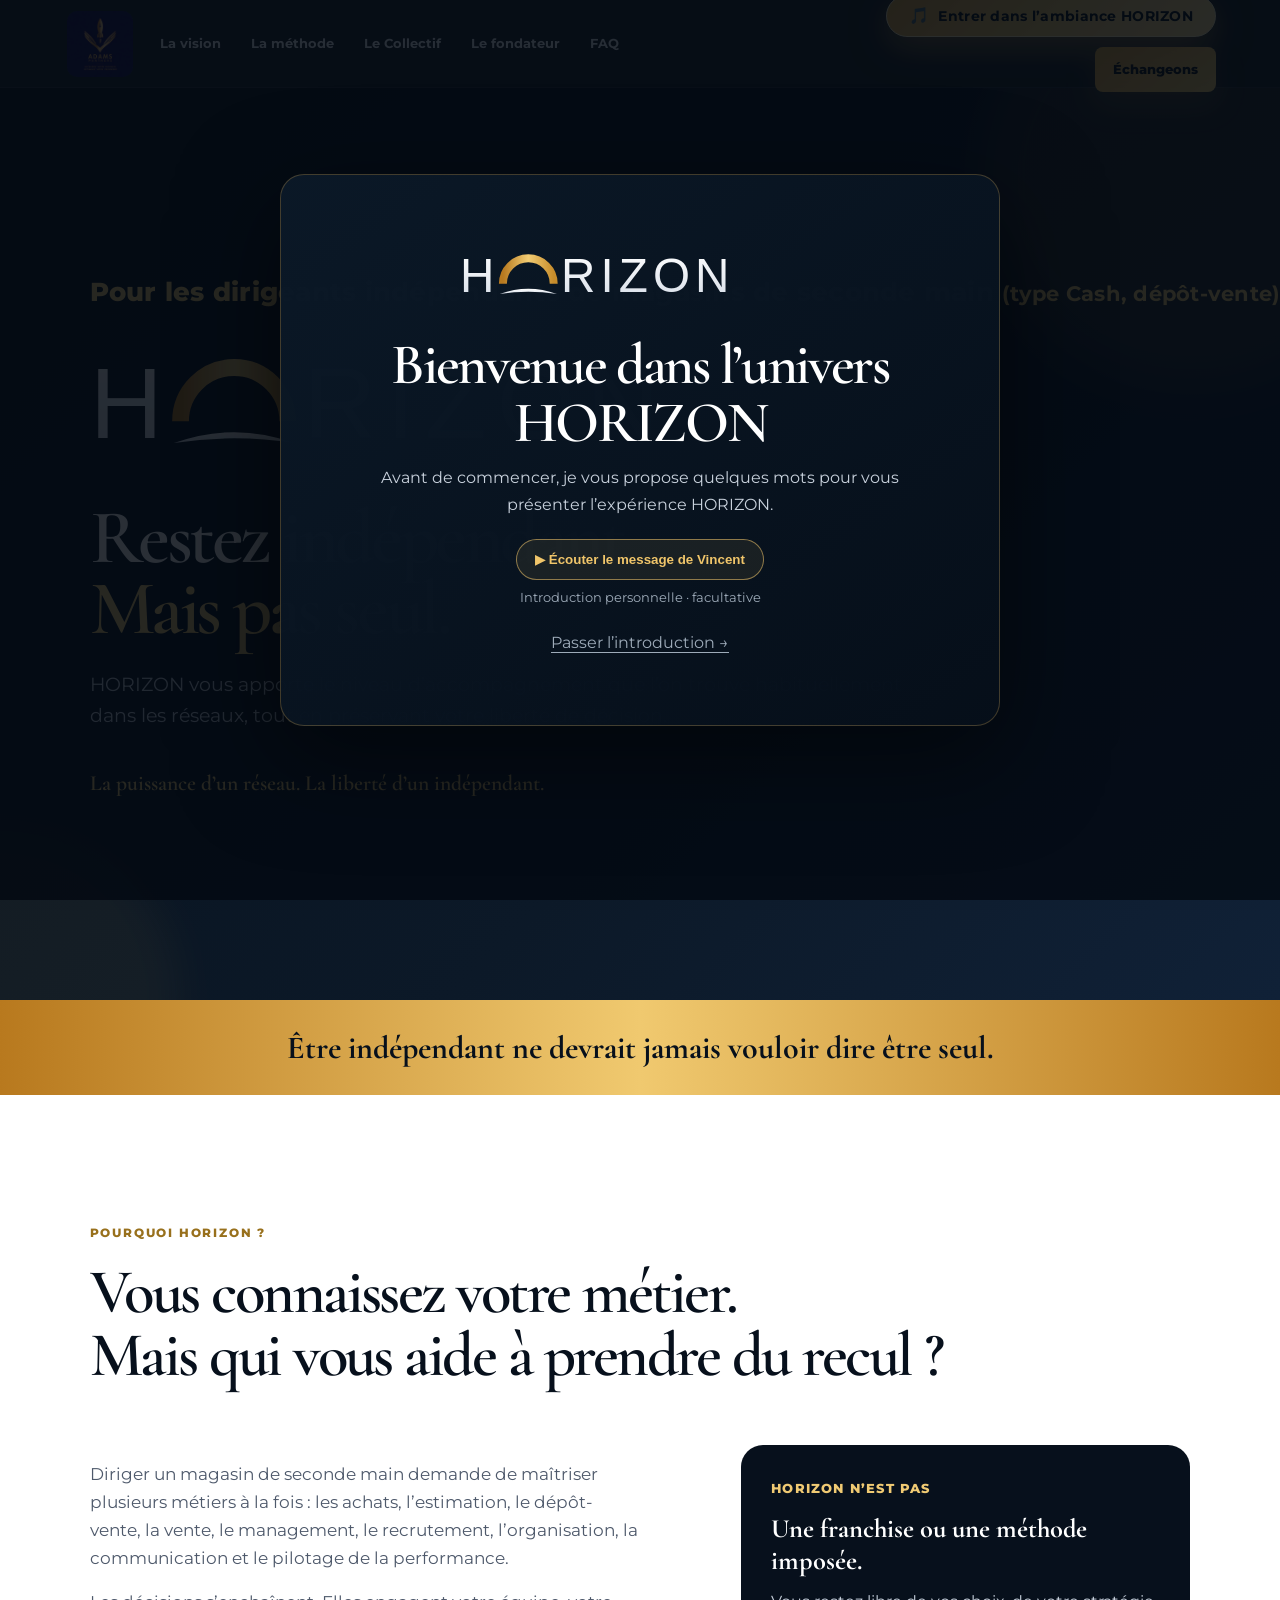
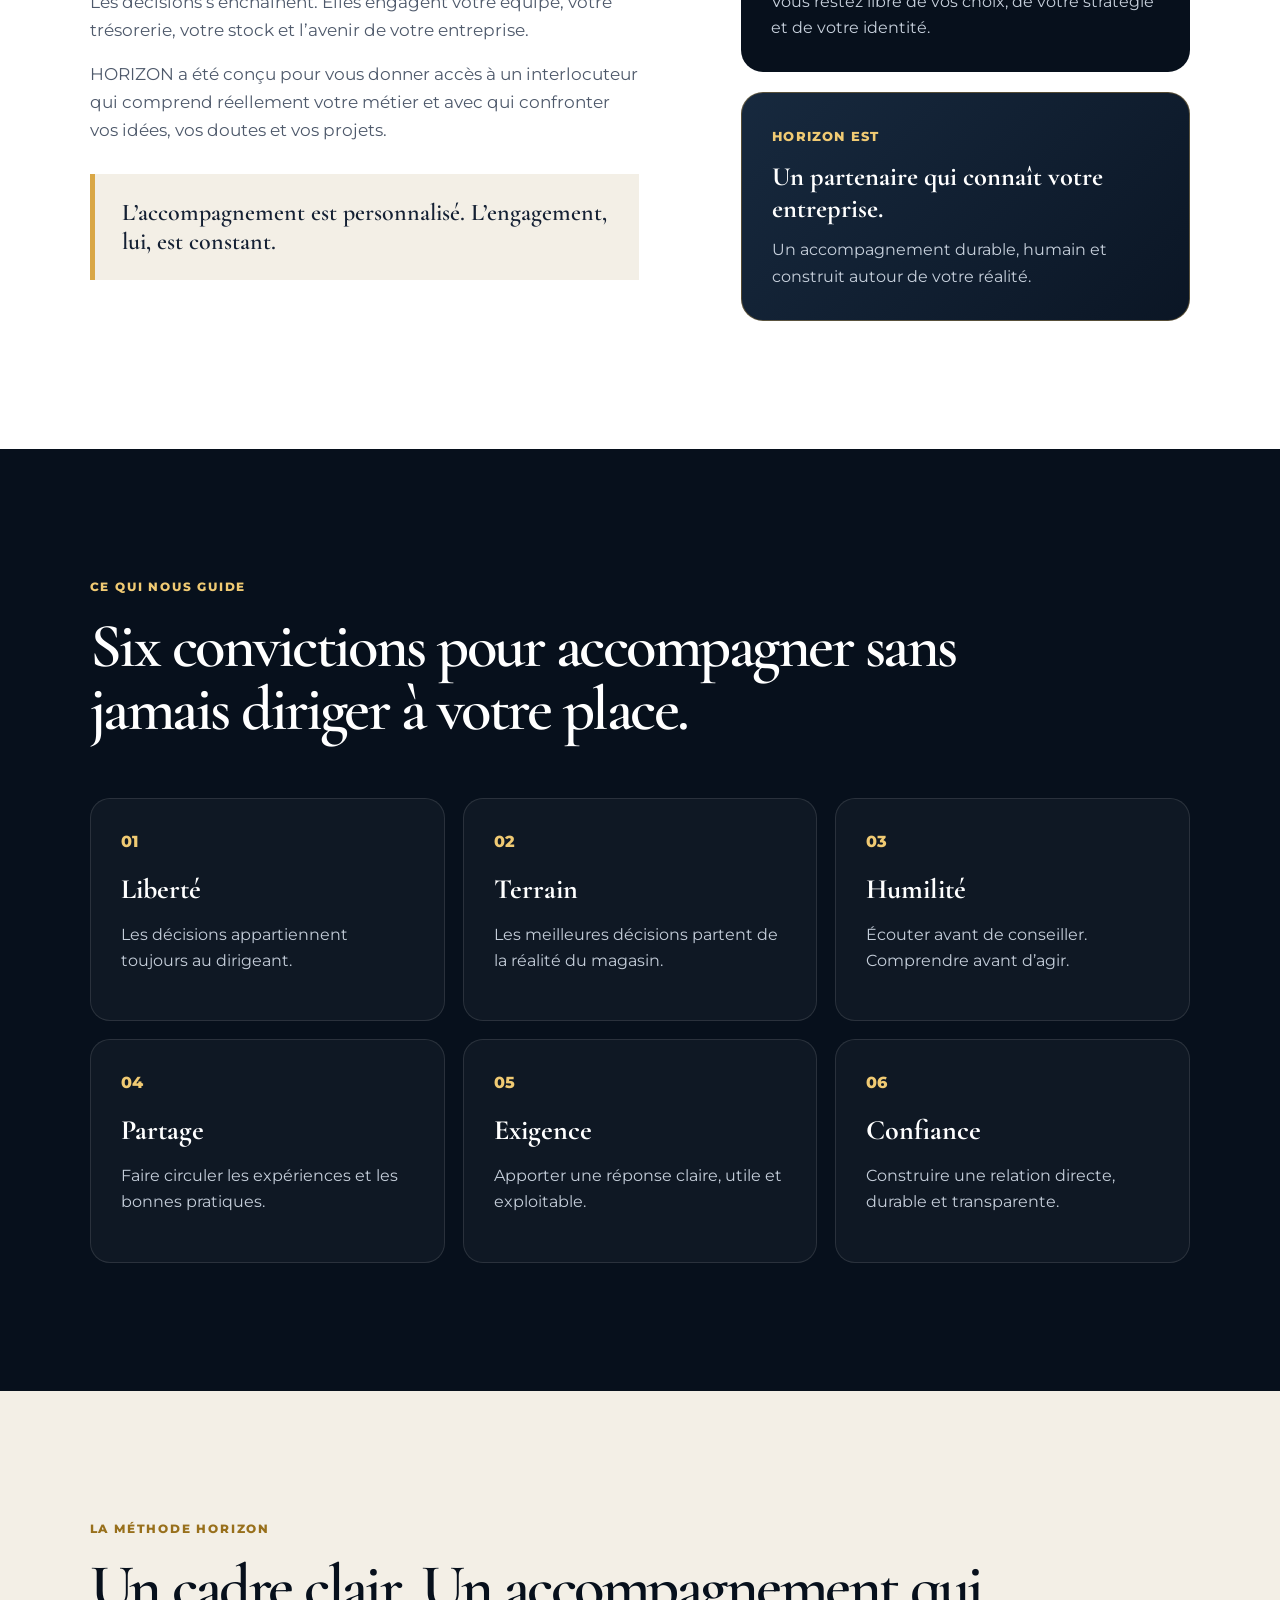
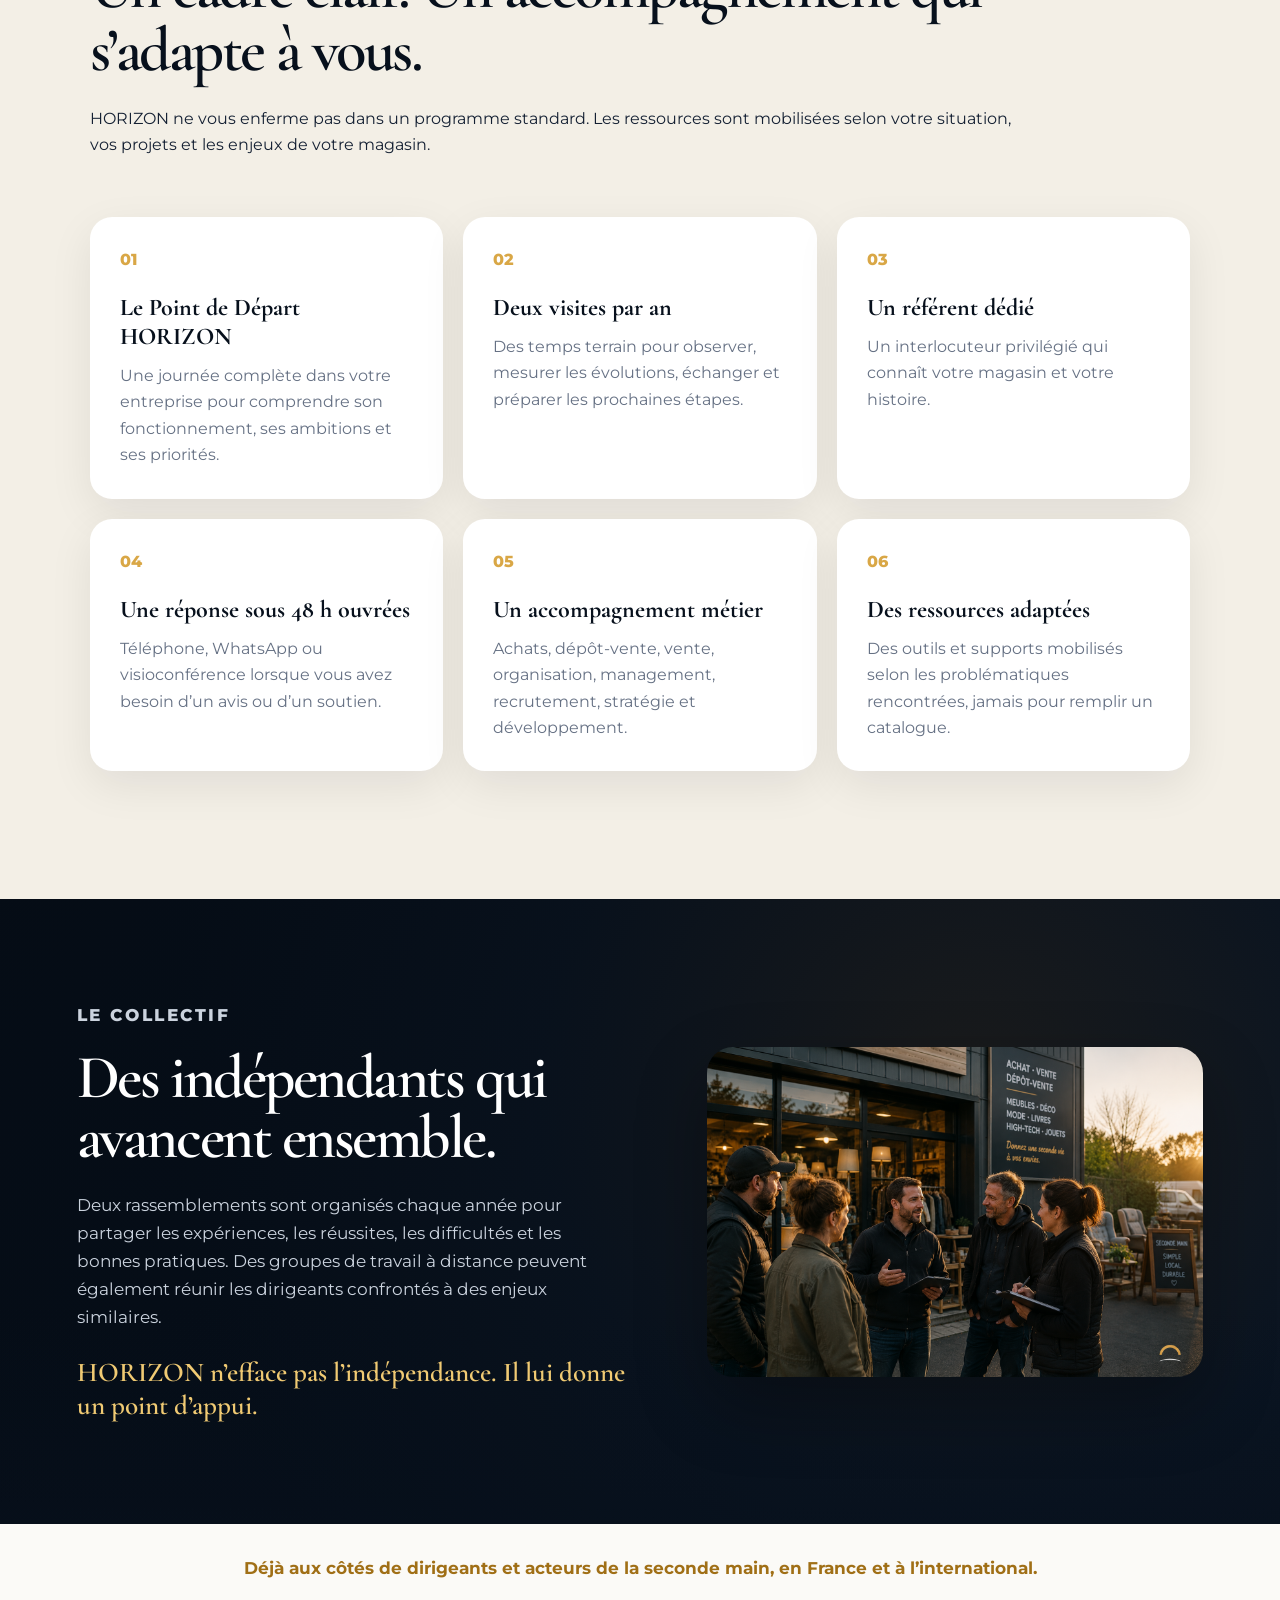
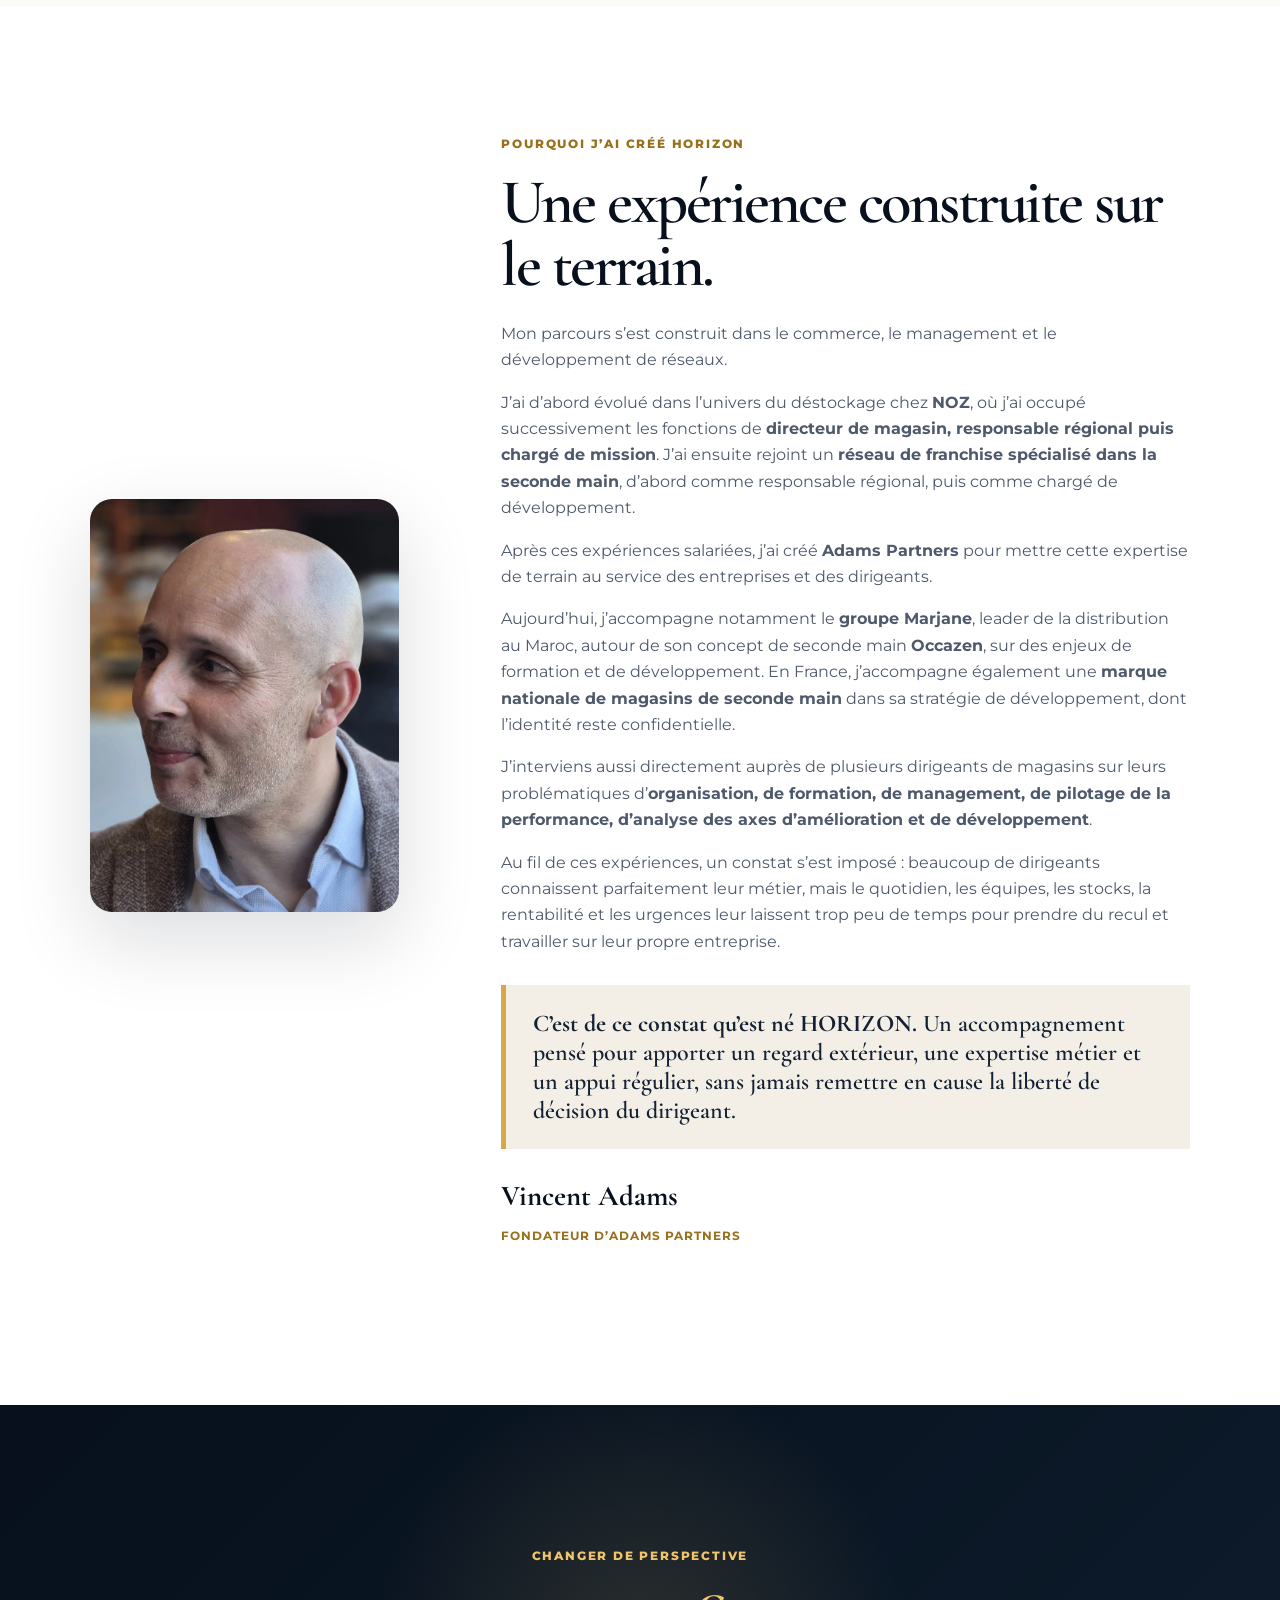
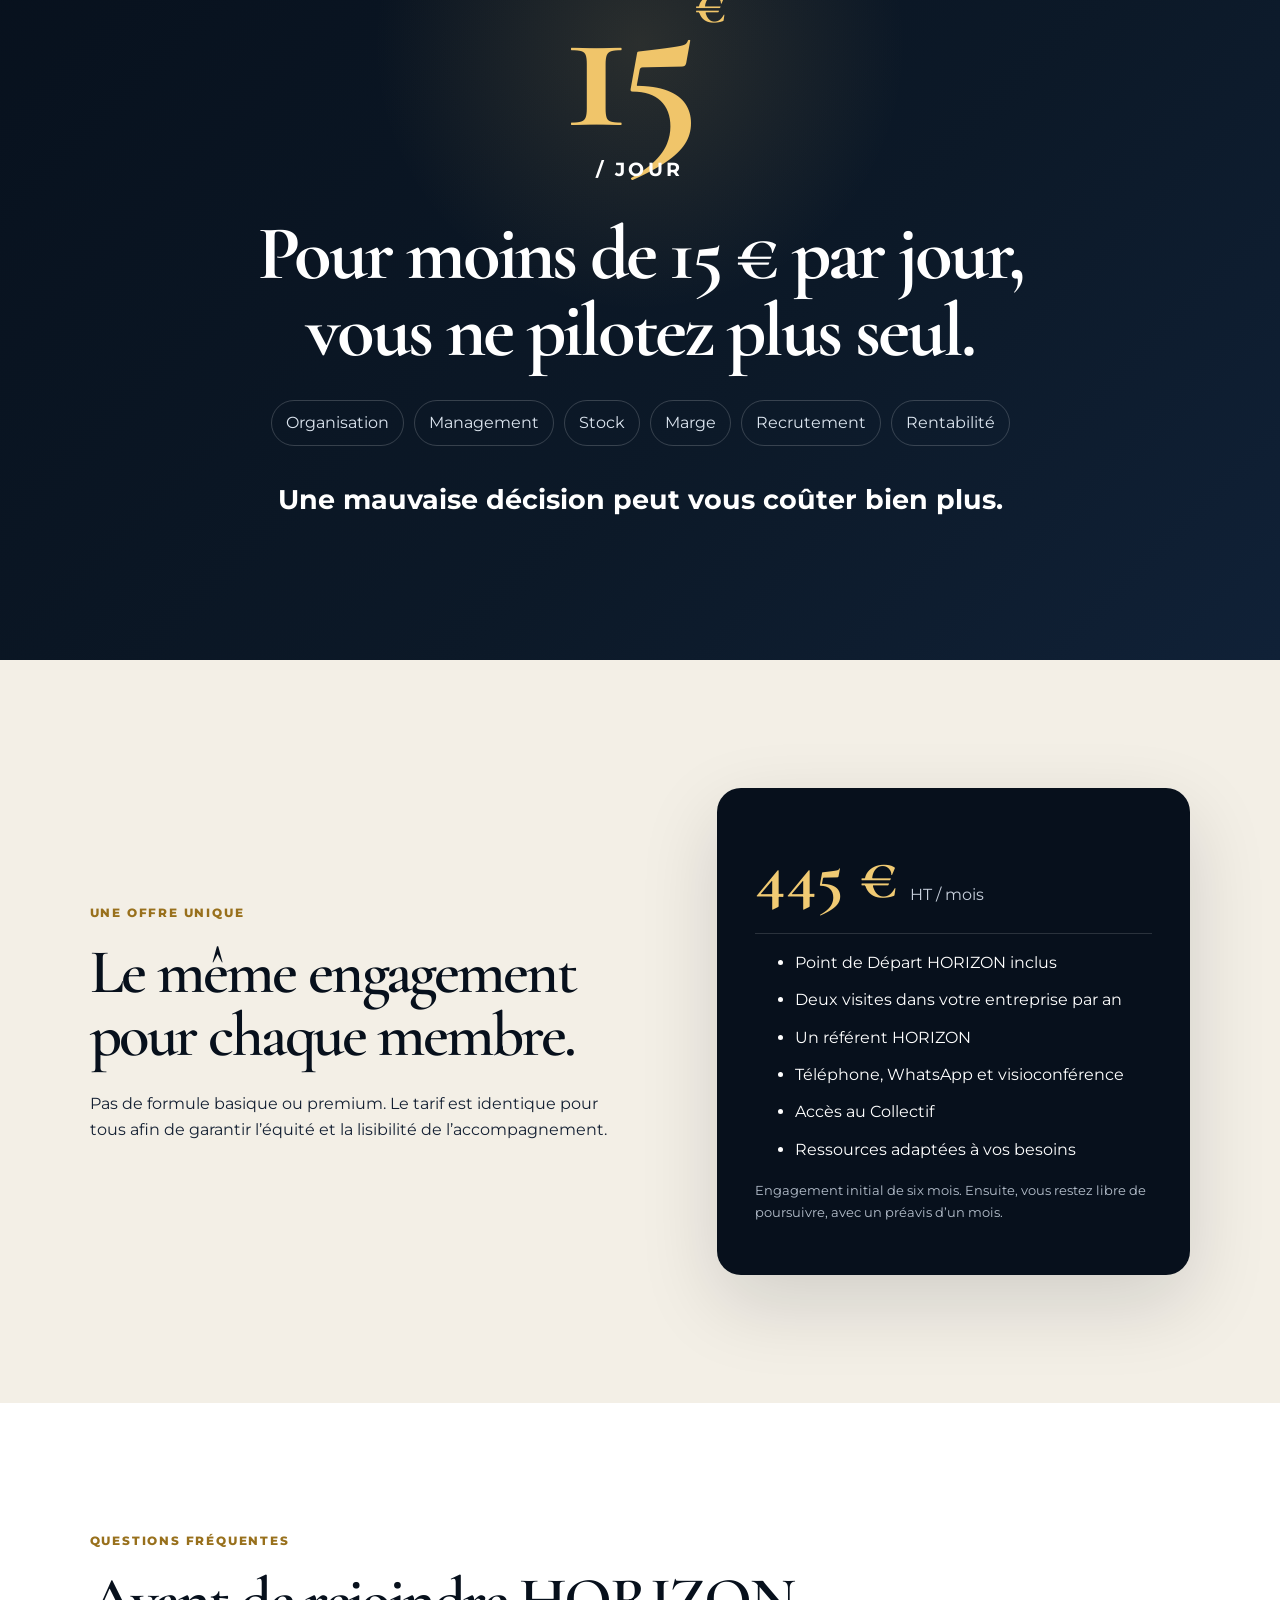
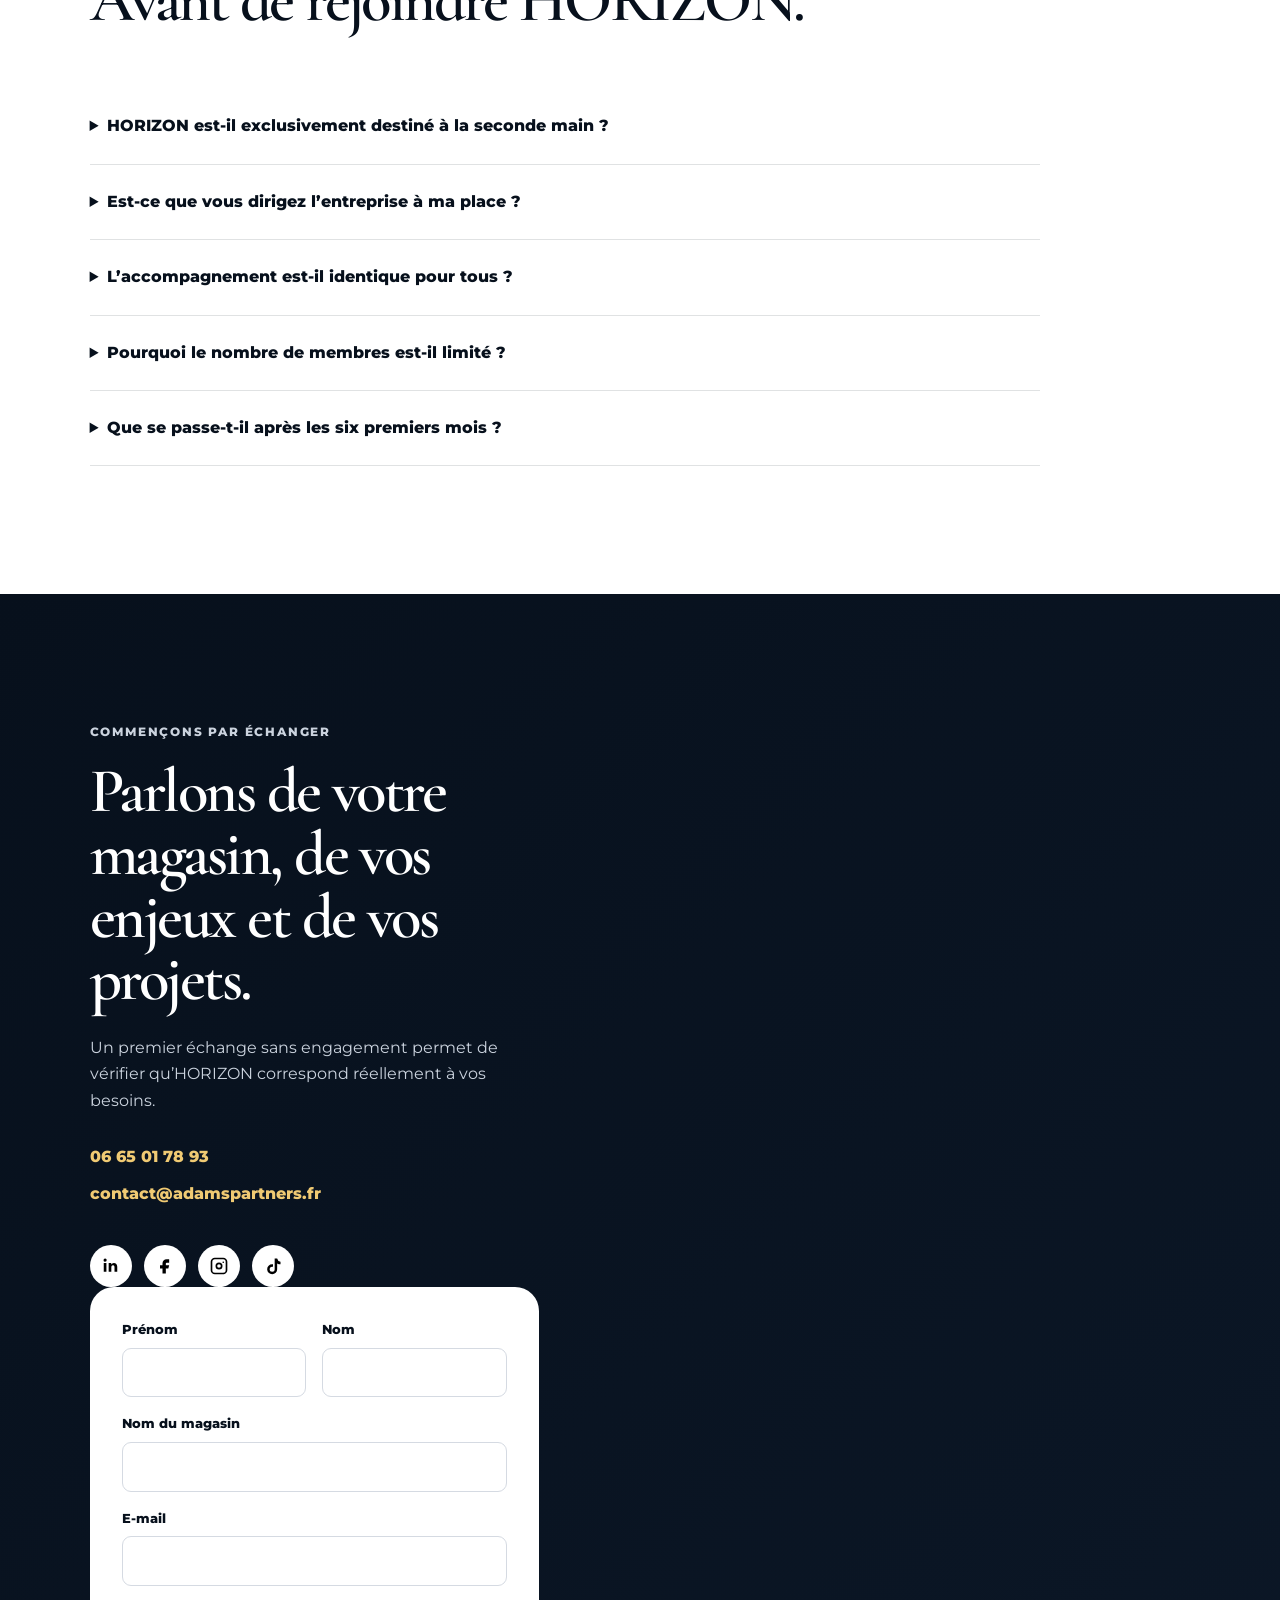
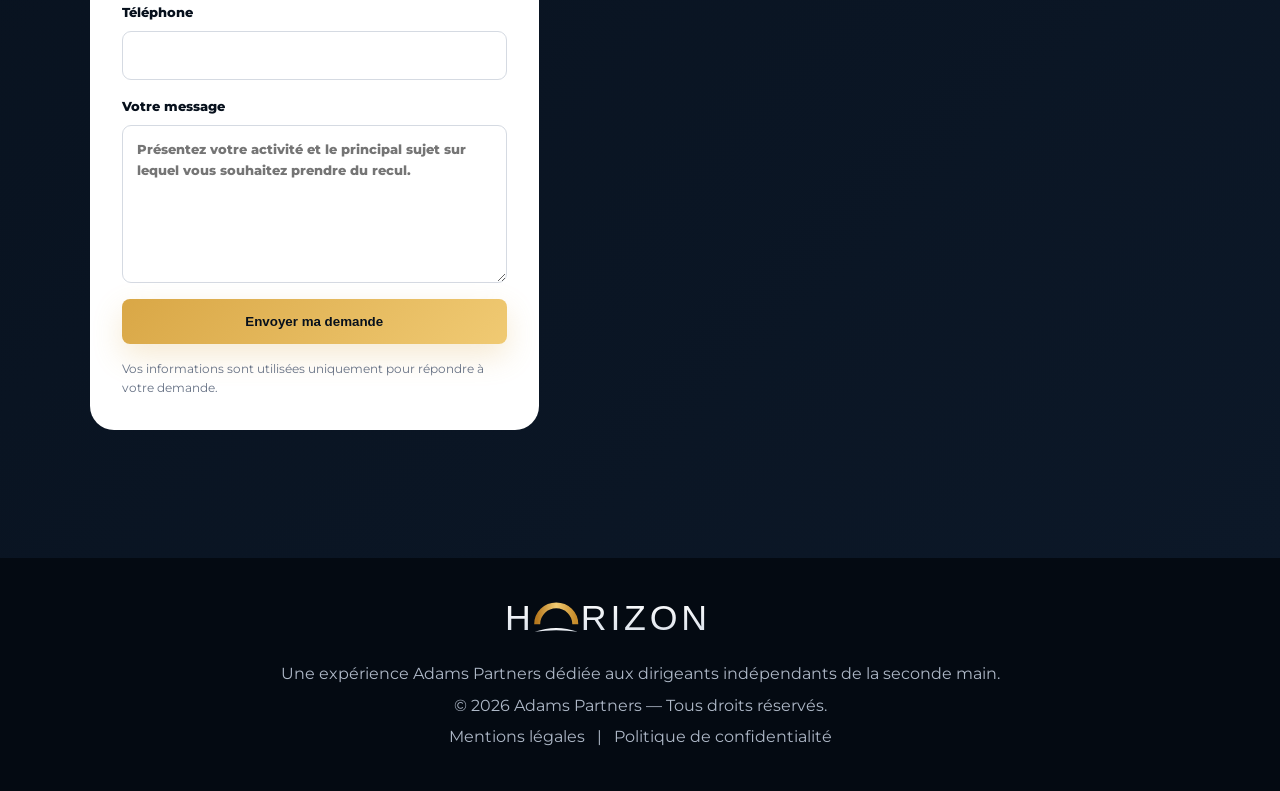
<file: index.html>
<!doctype html>
<html lang="fr">
<head>
  <!-- Google Tag Manager -->
<script>(function(w,d,s,l,i){w[l]=w[l]||[];w[l].push({'gtm.start':
new Date().getTime(),event:'gtm.js'});var f=d.getElementsByTagName(s)[0],
j=d.createElement(s),dl=l!='dataLayer'?'&l='+l:'';j.async=true;j.src=
'https://www.googletagmanager.com/gtm.js?id='+i+dl;f.parentNode.insertBefore(j,f);
})(window,document,'script','dataLayer','GTM-MCN6RT9S');</script>
<!-- End Google Tag Manager -->
  <meta charset="utf-8">
  <meta name="viewport" content="width=device-width, initial-scale=1">
  <title>HORIZON – Accompagnement des dirigeants de la seconde main | Adams Partners</title>
  <meta name="description" content="HORIZON accompagne les dirigeants indépendants de magasins de seconde main : organisation, management, performance, développement et collectif, sans franchise.">
  <meta name="theme-color" content="#07101c">
  <meta name="robots" content="index, follow, max-image-preview:large">
  <link rel="canonical" href="https://adamsvincent.github.io/HORIZON/">
  <meta property="og:url" content="https://adamsvincent.github.io/HORIZON/">
  <meta property="og:site_name" content="HORIZON — Adams Partners">
  <meta property="og:locale" content="fr_FR">
  <meta name="twitter:card" content="summary">
  <meta name="twitter:title" content="HORIZON – Accompagnement des dirigeants de la seconde main | Adams Partners">
  <meta name="twitter:description" content="HORIZON accompagne les dirigeants indépendants de magasins de seconde main : organisation, management, performance, développement et collectif, sans franchise.">
  <meta property="og:title" content="HORIZON – Accompagnement des dirigeants de la seconde main | Adams Partners">
  <meta property="og:description" content="HORIZON accompagne les dirigeants indépendants de magasins de seconde main : organisation, management, performance, développement et collectif, sans franchise.">
  <meta property="og:type" content="website">
  <link rel="preconnect" href="https://fonts.googleapis.com">
  <link rel="preconnect" href="https://fonts.gstatic.com" crossorigin>
  <link href="https://fonts.googleapis.com/css2?family=Cormorant+Garamond:wght@500;600;700&family=Montserrat:wght@400;500;600;700;800&display=swap" rel="stylesheet">
  <link rel="stylesheet" href="styles.css">

  <script type="application/ld+json">
{
  "@context": "https://schema.org",
  "@type": "Organization",
  "name": "Adams Partners",
  "url": "https://adamsvincent.github.io/HORIZON/",
  "logo": "https://adamsvincent.github.io/HORIZON/assets/logo-adams-partners.webp",
  "founder": {
    "@type": "Person",
    "name": "Vincent Adams"
  },
  "sameAs": [
    "https://www.linkedin.com/in/vincent-adams-881787153"
  ],
  "contactPoint": {
    "@type": "ContactPoint",
    "telephone": "+33-6-65-01-78-93",
    "email": "contact@adamspartners.fr",
    "contactType": "customer service",
    "availableLanguage": [
      "fr"
    ]
  }
}
  </script>

<style>
/* ===== HORIZON EXPERIENCE — intégré directement dans index.html ===== */
.premium-entry { animation: horizonPageIn .8s ease both; }
@keyframes horizonPageIn { from {opacity:0} to {opacity:1} }

.voice-intro{
  display:flex; flex-direction:column; align-items:center; gap:7px;
  margin:20px 0 12px;
}
.voice-intro button{
  border:1px solid rgba(240,197,106,.55);
  background:rgba(240,197,106,.08);
  color:#f0c56a;
  border-radius:999px;
  padding:12px 18px;
  font-weight:700;
  cursor:pointer;
}
.voice-intro small{color:#9eabb9}

/* Scroll */
.reveal{
  opacity:0;
  transform:translateY(26px);
  transition:opacity .7s ease, transform .7s ease;
}
.reveal.is-revealed{opacity:1;transform:none}

/* ===== 15 € / JOUR : retour au compteur simple et fort ===== */
.daily-value-section{
  padding:clamp(90px,11vw,145px) clamp(22px,7vw,110px);
  text-align:center;
  color:#fff;
  background:
    radial-gradient(circle at 50% 28%,rgba(240,197,106,.14),transparent 30%),
    linear-gradient(135deg,#07101c,#0c1928 62%,#102137);
}
.daily-value-inner{max-width:1000px;margin:auto}
.daily-value-section .eyebrow{color:#f0c56a}
.daily-value-number{
  margin:18px 0 26px;
  font-family:"Cormorant Garamond",Georgia,serif;
  font-size:clamp(7rem,18vw,12.5rem);
  font-weight:700;
  line-height:.78;
  letter-spacing:-.05em;
  color:#f0c56a;
}
.daily-value-number sup{font-size:.28em;vertical-align:top;margin-left:.05em}
.daily-value-number small{
  display:block;
  margin-top:24px;
  color:#fff;
  font-family:Montserrat,Arial,sans-serif;
  font-size:.095em;
  letter-spacing:.18em;
  text-transform:uppercase;
}
.daily-value-question{
  max-width:900px;
  margin:38px auto 28px;
  font-family:"Cormorant Garamond",Georgia,serif;
  font-size:clamp(2.7rem,6vw,5.2rem);
  line-height:1;
  font-weight:700;
  color:#fff;
}
.daily-value-topics{
  display:flex;
  flex-wrap:wrap;
  justify-content:center;
  gap:10px;
  margin:30px auto 36px;
}
.daily-value-topics span{
  padding:9px 14px;
  border:1px solid rgba(255,255,255,.18);
  border-radius:999px;
  color:#dce5ef;
}
.daily-value-message{
  max-width:820px;
  margin:0 auto;
  font-size:clamp(1.25rem,2.4vw,1.7rem);
  line-height:1.35;
  font-weight:700;
}
.daily-value-note{margin-top:12px;color:#9eabb9}

/* ===== ÉCRAN HORIZON PLEIN ÉCRAN ===== */
.horizon-gateway{
  position:fixed;
  inset:0;
  z-index:20000;
  display:flex;
  align-items:center;
  justify-content:center;
  padding:24px;
  background:
    radial-gradient(circle at 50% 44%,rgba(240,197,106,.18),transparent 27%),
    linear-gradient(145deg,#030810 0%,#07101c 56%,#0e2033 100%);
  opacity:0;
  visibility:hidden;
  pointer-events:none;
  transition:opacity .55s ease,visibility .55s ease;
}
.horizon-gateway.is-visible{
  opacity:1;
  visibility:visible;
  pointer-events:auto;
}
.horizon-gateway-inner{
  width:100%;
  text-align:center;
  opacity:0;
  transform:scale(.96);
  transition:opacity .8s .15s ease,transform .8s .15s cubic-bezier(.2,.8,.2,1);
}
.horizon-gateway.is-visible .horizon-gateway-inner{
  opacity:1;
  transform:scale(1);
}
.horizon-gateway-brand{
  margin:0;
  font-family:Montserrat,Arial,sans-serif;
  font-size:clamp(4.5rem,17vw,12rem);
  line-height:.9;
  font-weight:800;
  letter-spacing:.10em;
  color:#fff;
}
.horizon-gateway-line{
  width:0;
  height:2px;
  margin:34px auto 26px;
  background:linear-gradient(90deg,transparent,#f0c56a,transparent);
  transition:width .9s .45s ease;
}
.horizon-gateway.is-visible .horizon-gateway-line{width:min(280px,60vw)}
.horizon-gateway-invite{
  margin:0 0 30px;
  font-family:"Cormorant Garamond",Georgia,serif;
  font-size:clamp(1.9rem,4.5vw,3.4rem);
  color:#f0c56a;
}
.horizon-gateway-enter{
  border:1px solid rgba(255,255,255,.22);
  background:rgba(255,255,255,.04);
  color:#fff;
  border-radius:999px;
  padding:13px 20px;
  font-family:Montserrat,Arial,sans-serif;
  font-size:.82rem;
  font-weight:700;
  text-transform:uppercase;
  letter-spacing:.13em;
  cursor:pointer;
}
.horizon-gateway-enter:hover{border-color:#f0c56a;color:#f0c56a}
.horizon-gateway-enter span{display:inline-block;margin-left:8px;animation:hArrow 1.25s ease-in-out infinite}
@keyframes hArrow{0%,100%{transform:translateY(0)}50%{transform:translateY(5px)}}

@media (prefers-reduced-motion:reduce){
  .reveal{opacity:1;transform:none}
}

/* ===== ACCUEIL AUDIO EN 2 ÉTAPES ===== */
.welcome-stage{
  width:100%;
  opacity:1;
  transform:translateY(0);
  transition:opacity .35s ease, transform .35s ease;
}
.welcome-stage[hidden]{display:none !important;}
.welcome-stage.is-entering{animation:hStageIn .45s ease both;}
@keyframes hStageIn{from{opacity:0;transform:translateY(10px)}to{opacity:1;transform:none}}
.voice-intro-copy{
  max-width:560px;
  margin:0 auto 8px;
  color:#dce5ef;
}
.voice-skip-button{
  margin-top:8px;
  border:0;
  background:transparent;
  color:#9eabb9;
  text-decoration:underline;
  text-underline-offset:4px;
  cursor:pointer;
  font:inherit;
}
.voice-skip-button:hover{color:#fff;}
.music-choice-title{
  margin:8px 0 10px;
  color:#fff;
  font-family:"Cormorant Garamond",Georgia,serif;
  font-size:clamp(1.6rem,4vw,2.25rem);
}
.music-choice-copy{
  max-width:540px;
  margin:0 auto 18px;
  color:#c4ced9;
}
</style>

</head>
<body class="premium-entry">
  <!-- Google Tag Manager (noscript) -->
<noscript><iframe src="https://www.googletagmanager.com/ns.html?id=GTM-MCN6RT9S"
height="0" width="0" style="display:none;visibility:hidden"></iframe></noscript>
<!-- End Google Tag Manager (noscript) -->
<header class="site-header">
  <a class="brand" href="#accueil" aria-label="Adams Partners">
    <img src="assets/logo-adams-partners.webp" alt="Logo Adams Partners">
  </a>

  <nav class="nav" aria-label="Navigation principale">
    <a href="#vision">La vision</a>
    <a href="#methode">La méthode</a>
    <a href="#collectif">Le Collectif</a>
    <a href="#fondateur">Le fondateur</a>
    <a href="#faq">FAQ</a>
  </nav>

  <div class="header-actions">
    <button class="sound-toggle" id="soundToggle" type="button" aria-pressed="false">
      <span class="sound-icon" aria-hidden="true">🎵</span>
      <span class="sound-label">Entrer dans l’ambiance HORIZON</span>
    </button>
    <a class="button button-small" href="#contact">Échangeons</a>
  </div>
</header>

<main>
<section id="accueil" class="hero">
  <div class="hero-glow hero-glow-one"></div>
  <div class="hero-glow hero-glow-two"></div>

  <div class="hero-grid">
    <div class="hero-content reveal">
      <p class="eyebrow hero-target">Pour les dirigeants indépendants de magasins de seconde main <span>(type Cash, dépôt-vente)</span></p>
      <img class="horizon-logo" src="assets/horizon.svg" alt="HORIZON">
      <h1>Restez indépendant.<br><span>Mais pas seul.</span></h1>
      <p class="hero-lead">HORIZON vous apporte le niveau d’accompagnement que l’on trouve habituellement dans les réseaux, tout en préservant votre liberté de décision.</p>

     

      <p class="brand-line">La puissance d’un réseau. La liberté d’un indépendant.</p>
    </div>

    <aside class="hero-card reveal">
      <p class="card-kicker">HORIZON, c’est</p>
      <ul>
        <li><span></span>un partenaire de confiance ;</li>
        <li><span></span>un regard extérieur ;</li>
        <li><span></span>une expérience du terrain ;</li>
        <li><span></span>un collectif de dirigeants.</li>
      </ul>
      <blockquote>Nous ne dirigeons pas votre entreprise. Nous vous aidons à diriger la vôtre.</blockquote>
    </aside>
  </div>
</section>

<section class="gold-band">
  <p>Être indépendant ne devrait jamais vouloir dire être seul.</p>
</section>

<section id="vision" class="section section-light">
  <div class="section-heading reveal">
    <p class="eyebrow dark">Pourquoi HORIZON ?</p>
    <h2>Vous connaissez votre métier.<br>Mais qui vous aide à prendre du recul&nbsp;?</h2>
  </div>

  <div class="vision-grid">
    <div class="body-copy reveal">
      <p>Diriger un magasin de seconde main demande de maîtriser plusieurs métiers à la fois : les achats, l’estimation, le dépôt-vente, la vente, le management, le recrutement, l’organisation, la communication et le pilotage de la performance.</p>
      <p>Les décisions s’enchaînent. Elles engagent votre équipe, votre trésorerie, votre stock et l’avenir de votre entreprise.</p>
      <p>HORIZON a été conçu pour vous donner accès à un interlocuteur qui comprend réellement votre métier et avec qui confronter vos idées, vos doutes et vos projets.</p>
      <blockquote class="quote-light">L’accompagnement est personnalisé. L’engagement, lui, est constant.</blockquote>
    </div>

    <div class="positioning-cards reveal">
      <article>
        <small>HORIZON n’est pas</small>
        <h3>Une franchise ou une méthode imposée.</h3>
        <p>Vous restez libre de vos choix, de votre stratégie et de votre identité.</p>
      </article>
      <article class="featured">
        <small>HORIZON est</small>
        <h3>Un partenaire qui connaît votre entreprise.</h3>
        <p>Un accompagnement durable, humain et construit autour de votre réalité.</p>
      </article>
    </div>
  </div>
</section>

<section class="section section-dark">
  <div class="section-heading reveal">
    <p class="eyebrow">Ce qui nous guide</p>
    <h2>Six convictions pour accompagner sans jamais diriger à votre place.</h2>
  </div>

  <div class="values-grid">
    <article class="reveal"><span>01</span><h3>Liberté</h3><p>Les décisions appartiennent toujours au dirigeant.</p></article>
    <article class="reveal"><span>02</span><h3>Terrain</h3><p>Les meilleures décisions partent de la réalité du magasin.</p></article>
    <article class="reveal"><span>03</span><h3>Humilité</h3><p>Écouter avant de conseiller. Comprendre avant d’agir.</p></article>
    <article class="reveal"><span>04</span><h3>Partage</h3><p>Faire circuler les expériences et les bonnes pratiques.</p></article>
    <article class="reveal"><span>05</span><h3>Exigence</h3><p>Apporter une réponse claire, utile et exploitable.</p></article>
    <article class="reveal"><span>06</span><h3>Confiance</h3><p>Construire une relation directe, durable et transparente.</p></article>
  </div>
</section>

<section id="methode" class="section section-cream">
  <div class="section-heading reveal">
    <p class="eyebrow dark">La méthode HORIZON</p>
    <h2>Un cadre clair. Un accompagnement qui s’adapte à vous.</h2>
    <p>HORIZON ne vous enferme pas dans un programme standard. Les ressources sont mobilisées selon votre situation, vos projets et les enjeux de votre magasin.</p>
  </div>

  <div class="method-grid">
    <article class="method-card reveal">
      <span class="method-number">01</span>
      <h3>Le Point de Départ HORIZON</h3>
      <p>Une journée complète dans votre entreprise pour comprendre son fonctionnement, ses ambitions et ses priorités.</p>
    </article>
    <article class="method-card reveal">
      <span class="method-number">02</span>
      <h3>Deux visites par an</h3>
      <p>Des temps terrain pour observer, mesurer les évolutions, échanger et préparer les prochaines étapes.</p>
    </article>
    <article class="method-card reveal">
      <span class="method-number">03</span>
      <h3>Un référent dédié</h3>
      <p>Un interlocuteur privilégié qui connaît votre magasin et votre histoire.</p>
    </article>
    <article class="method-card reveal">
      <span class="method-number">04</span>
      <h3>Une réponse sous 48 h ouvrées</h3>
      <p>Téléphone, WhatsApp ou visioconférence lorsque vous avez besoin d’un avis ou d’un soutien.</p>
    </article>
    <article class="method-card reveal">
      <span class="method-number">05</span>
      <h3>Un accompagnement métier</h3>
      <p>Achats, dépôt-vente, vente, organisation, management, recrutement, stratégie et développement.</p>
    </article>
    <article class="method-card reveal">
      <span class="method-number">06</span>
      <h3>Des ressources adaptées</h3>
      <p>Des outils et supports mobilisés selon les problématiques rencontrées, jamais pour remplir un catalogue.</p>
    </article>
  </div>
</section>

<section id="collectif" class="collective-section">
  <div class="collective-overlay"></div>
 <div class="collective-content collective-with-image reveal">
  <div class="collective-copy">
    <p class="eyebrow">Le Collectif</p>
    <h2>Des indépendants qui avancent ensemble.</h2>
    <p>Deux rassemblements sont organisés chaque année pour partager les expériences, les réussites, les difficultés et les bonnes pratiques. Des groupes de travail à distance peuvent également réunir les dirigeants confrontés à des enjeux similaires.</p>
    <strong>HORIZON n’efface pas l’indépendance. Il lui donne un point d’appui.</strong>  </div>

  <div class="collective-visual">
    <img src="assets/collectif-horizon.png" alt="Des dirigeants indépendants de magasins de seconde main échangent devant un magasin">
  </div>
  </div>
</section>
<p class="founder-proof"><strong>Déjà aux côtés de dirigeants et acteurs de la seconde main, en France et à l’international.</strong></p>
<section id="fondateur" class="section founder-section">
  <div class="portrait reveal">
    <img src="assets/vincent-adams.webp" alt="Vincent Adams, fondateur d'Adams Partners">
  </div>

  <div class="founder-copy reveal">
    <p class="eyebrow dark">Pourquoi j’ai créé HORIZON</p>
    <h2>Une expérience construite sur le terrain.</h2>
    <p>Mon parcours s’est construit dans le commerce, le management et le développement de réseaux.</p>
    <p>J’ai d’abord évolué dans l’univers du déstockage chez <strong>NOZ</strong>, où j’ai occupé successivement les fonctions de <strong>directeur de magasin, responsable régional puis chargé de mission</strong>. J’ai ensuite rejoint un <strong>réseau de franchise spécialisé dans la seconde main</strong>, d’abord comme responsable régional, puis comme chargé de développement.</p>
    <p>Après ces expériences salariées, j’ai créé <strong>Adams Partners</strong> pour mettre cette expertise de terrain au service des entreprises et des dirigeants.</p>
    <p>Aujourd’hui, j’accompagne notamment le <strong>groupe Marjane</strong>, leader de la distribution au Maroc, autour de son concept de seconde main <strong>Occazen</strong>, sur des enjeux de formation et de développement. En France, j’accompagne également une <strong>marque nationale de magasins de seconde main</strong> dans sa stratégie de développement, dont l’identité reste confidentielle.</p>
    <p>J’interviens aussi directement auprès de plusieurs dirigeants de magasins sur leurs problématiques d’<strong>organisation, de formation, de management, de pilotage de la performance, d’analyse des axes d’amélioration et de développement</strong>.</p>
    <p>Au fil de ces expériences, un constat s’est imposé : beaucoup de dirigeants connaissent parfaitement leur métier, mais le quotidien, les équipes, les stocks, la rentabilité et les urgences leur laissent trop peu de temps pour prendre du recul et travailler sur leur propre entreprise.</p>
    <blockquote class="quote-light"><strong>C’est de ce constat qu’est né HORIZON.</strong> Un accompagnement pensé pour apporter un regard extérieur, une expertise métier et un appui régulier, sans jamais remettre en cause la liberté de décision du dirigeant.</blockquote>
    <p class="founder-signature">Vincent Adams<br><span>Fondateur d’Adams Partners</span></p>
  </div>
</section>

<section class="daily-value-section"><div class="daily-value-inner reveal"><p class="eyebrow">Changer de perspective</p><p class="daily-value-number"><span id="dailyValue">0</span><sup>€</sup><small>/ jour</small></p><h2 class="daily-value-question">Pour moins de 15 € par jour,<br>vous ne pilotez plus seul.</h2><div class="daily-value-topics"><span>Organisation</span><span>Management</span><span>Stock</span><span>Marge</span><span>Recrutement</span><span>Rentabilité</span></div><p class="daily-value-message">Une mauvaise décision peut vous coûter bien plus.</p></div></section><section class="section offer-section">
  <div class="offer-copy reveal">
    <p class="eyebrow dark">Une offre unique</p>
    <h2>Le même engagement pour chaque membre.</h2>
    <p>Pas de formule basique ou premium. Le tarif est identique pour tous afin de garantir l’équité et la lisibilité de l’accompagnement.</p>
  </div>

  <div class="price-card reveal">
    <p class="price"><strong>445&nbsp;€</strong><span>HT / mois</span></p>
    <ul>
      <li>Point de Départ HORIZON inclus</li>
      <li>Deux visites dans votre entreprise par an</li>
      <li>Un référent HORIZON</li>
      <li>Téléphone, WhatsApp et visioconférence</li>
      <li>Accès au Collectif</li>
      <li>Ressources adaptées à vos besoins</li>
    </ul>
    <p class="price-note">Engagement initial de six mois. Ensuite, vous restez libre de poursuivre, avec un préavis d’un mois.</p>
  </div>
</section>

<section id="faq" class="section faq-section">
  <div class="section-heading reveal">
    <p class="eyebrow dark">Questions fréquentes</p>
    <h2>Avant de rejoindre HORIZON.</h2>
  </div>

  <div class="faq-list reveal">
    <details>
      <summary>HORIZON est-il exclusivement destiné à la seconde main ?</summary>
      <p>Oui. HORIZON est conçu pour les dirigeants indépendants exerçant dans l’achat-revente, le dépôt-vente, le troc et le commerce de produits d’occasion.</p>
    </details>
    <details>
      <summary>Est-ce que vous dirigez l’entreprise à ma place ?</summary>
      <p>Non. Vous restez le seul décisionnaire. Notre rôle est de vous aider à prendre du recul et à éclairer vos décisions.</p>
    </details>
    <details>
      <summary>L’accompagnement est-il identique pour tous ?</summary>
      <p>Non. Le niveau d’engagement est commun, mais les sujets travaillés et les moyens mobilisés dépendent de votre situation.</p>
    </details>
    <details>
      <summary>Pourquoi le nombre de membres est-il limité ?</summary>
      <p>Pour préserver la disponibilité, la connaissance de chaque entreprise et la qualité de la relation. Le lancement est limité à vingt membres.</p>
    </details>
    <details>
      <summary>Que se passe-t-il après les six premiers mois ?</summary>
      <p>Vous poursuivez librement l’accompagnement. Vous pouvez y mettre fin avec un préavis d’un mois.</p>
    </details>
  </div>
</section>

<section id="contact" class="section contact-section">
  <div class="contact-copy reveal">
    <p class="eyebrow">Commençons par échanger</p>
    <h2>Parlons de votre magasin, de vos enjeux et de vos projets.</h2>
    <p>Un premier échange sans engagement permet de vérifier qu’HORIZON correspond réellement à vos besoins.</p>

    <div class="contact-lines">
      <a href="tel:+33665017893">06 65 01 78 93</a>
      <a href="mailto:contact@adamspartners.fr">contact@adamspartners.fr</a>
  <audio id="voiceIntroAudio" preload="metadata">
  <source src="assets/audio/voix-introduction-horizon.mp3" type="audio/mpeg">
</audio>

<audio id="horizonAudio" preload="metadata" loop>
  <source src="assets/audio/sb_lifeinsilico.mp3" type="audio/mpeg">
</audio>

<audio id="horizonAudio" preload="metadata" loop>
  <source src="assets/audio/sb_lifeinsilico.mp3" type="audio/mpeg">
</audio>
    <div class="social-links">
      <a href="https://www.linkedin.com/in/vincent-adams-881787153" target="_blank" rel="noopener" aria-label="LinkedIn"><img src="assets/linkedin.svg" alt=""></a>
      <a href="#" aria-label="Facebook"><img src="assets/facebook.svg" alt=""></a>
      <a href="#" aria-label="Instagram"><img src="assets/instagram.svg" alt=""></a>
      <a href="#" aria-label="TikTok"><img src="assets/tiktok.svg" alt=""></a>
    </div>
  </div>

  <form class="contact-form reveal" action="https://formspree.io/f/mlgqpklb" method="POST">
    <div class="form-row">
      <label>Prénom<input type="text" name="prenom" required></label>
      <label>Nom<input type="text" name="nom" required></label>
    </div>
    <label>Nom du magasin<input type="text" name="magasin" required></label>
    <label>E-mail<input type="email" name="email" required></label>
    <label>Téléphone<input type="tel" name="telephone"></label>
    <label>Votre message<textarea name="message" rows="6" placeholder="Présentez votre activité et le principal sujet sur lequel vous souhaitez prendre du recul." required></textarea></label>
    <button class="button" type="submit">Envoyer ma demande</button>
    <p class="privacy">Vos informations sont utilisées uniquement pour répondre à votre demande.</p>
  </form>
</section>
</main>

<footer class="footer">
  <img src="assets/horizon.svg" alt="HORIZON">
  <p>Une expérience Adams Partners dédiée aux dirigeants indépendants de la seconde main.</p>
  <p>© <span id="year"></span> Adams Partners — Tous droits réservés.</p>
  <p class="footer-legal"><a href="mentions-legales.html">Mentions légales</a><span aria-hidden="true">|</span><a href="politique-confidentialite.html">Politique de confidentialité</a></p>
</footer>

<audio id="voiceIntroAudio" preload="metadata"><source src="assets/audio/voix-introduction-horizon.mp3" type="audio/mpeg"></audio>
  <source src="assets/audio/sb_lifeinsilico.mp3" type="audio/mpeg">
</audio>

<div class="horizon-welcome is-visible" id="horizonWelcome" aria-hidden="false" role="dialog" aria-modal="true" aria-labelledby="welcomeTitle">
  <div class="welcome-panel">
    <img src="assets/horizon.svg" alt="HORIZON">

    <div class="welcome-stage" id="voiceStage">
      <h2 id="welcomeTitle">Bienvenue dans l’univers HORIZON</h2>
      <p class="voice-intro-copy">Avant de commencer, je vous propose quelques mots pour vous présenter l’expérience HORIZON.</p>
      <div class="voice-intro">
        <button id="voiceIntroButton" type="button">▶ Écouter le message de Vincent</button>
        <small id="voiceIntroStatus">Introduction personnelle · facultative</small>
      </div>
      <button class="voice-skip-button" id="voiceIntroSkip" type="button">Passer l’introduction →</button>
    </div>

    <div class="welcome-stage" id="musicStage" hidden>
      <p class="music-choice-title">Entrez dans l’expérience.</p>
      <p class="music-choice-copy">Souhaitez-vous découvrir HORIZON avec son ambiance musicale&nbsp;?</p>
      <div class="welcome-experience">
        <button class="welcome-sound-button" id="welcomeSoundOn" type="button">✨ Découvrir HORIZON en musique</button>
        <small>Une expérience immersive de quelques minutes.</small>
      </div>
      <button class="welcome-skip-button" id="welcomeSoundOff" type="button">Continuer sans musique</button>
    </div>
  </div>
</div>


<div class="horizon-gateway" id="horizonGateway" aria-hidden="true">
  <div class="horizon-gateway-inner">
    <p class="horizon-gateway-brand">HORIZON</p>
    <div class="horizon-gateway-line"></div>
    <p class="horizon-gateway-invite">Entrez dans l’expérience.</p>
    <button class="horizon-gateway-enter" id="horizonGatewayEnter" type="button">
      Découvrir HORIZON <span aria-hidden="true">↓</span>
    </button>
  </div>
</div>

<script src="script.js"></script>

<script>
document.addEventListener("DOMContentLoaded", function () {
  const voice = document.getElementById("voiceIntroAudio");
  const voiceButton = document.getElementById("voiceIntroButton");
  const voiceStatus = document.getElementById("voiceIntroStatus");
  const voiceSkip = document.getElementById("voiceIntroSkip");
  const voiceStage = document.getElementById("voiceStage");
  const musicStage = document.getElementById("musicStage");

  function showMusicStage(){
    if (voiceStage) voiceStage.hidden = true;
    if (musicStage) {
      musicStage.hidden = false;
      musicStage.classList.add("is-entering");
    }
  }

  if (voice && voiceButton) {
    voiceButton.addEventListener("click", async function () {
      try {
        if (voice.paused) {
          await voice.play();
          voiceButton.textContent = "❚❚ Mettre en pause";
          if (voiceStatus) voiceStatus.textContent = "Message de Vincent en cours";
        } else {
          voice.pause();
          voiceButton.textContent = "▶ Reprendre le message";
          if (voiceStatus) voiceStatus.textContent = "Introduction personnelle · facultative";
        }
      } catch (e) {
        if (voiceStatus) voiceStatus.textContent = "Audio indisponible";
      }
    });

    voice.addEventListener("ended", function () {
      voiceButton.textContent = "▶ Réécouter le message de Vincent";
      if (voiceStatus) voiceStatus.textContent = "Message terminé";
      setTimeout(showMusicStage, 450);
    });
  }

  if (voiceSkip) {
    voiceSkip.addEventListener("click", function () {
      if (voice) {
        voice.pause();
        voice.currentTime = 0;
      }
      showMusicStage();
    });
  }

  /* Animation au scroll */
  const reveals = document.querySelectorAll(".reveal");
  if ("IntersectionObserver" in window) {
    const ro = new IntersectionObserver(function(entries, obs){
      entries.forEach(function(entry){
        if(entry.isIntersecting){
          entry.target.classList.add("is-revealed");
          obs.unobserve(entry.target);
        }
      });
    }, {threshold:.12, rootMargin:"0px 0px -5% 0px"});
    reveals.forEach(function(el){ ro.observe(el); });
  } else {
    reveals.forEach(function(el){ el.classList.add("is-revealed"); });
  }

  /* Compteur 0 -> 15 */
  const daily = document.getElementById("dailyValue");
  if (daily) {
    let done = false;
    const startCounter = function(){
      if(done) return;
      done = true;
      const start = performance.now();
      const duration = 1000;
      function frame(now){
        const p = Math.min(1,(now-start)/duration);
        const eased = 1-Math.pow(1-p,3);
        daily.textContent = Math.round(15*eased);
        if(p<1) requestAnimationFrame(frame);
        else daily.textContent = "15";
      }
      requestAnimationFrame(frame);
    };
    if ("IntersectionObserver" in window) {
      const po = new IntersectionObserver(function(entries,obs){
        if(entries.some(function(e){return e.isIntersecting;})){
          startCounter(); obs.disconnect();
        }
      }, {threshold:.35});
      po.observe(daily);
    } else startCounter();
  }

  /* Écran HORIZON : déclenché après musique OU sans musique */
  const gateway = document.getElementById("horizonGateway");
  const enter = document.getElementById("horizonGatewayEnter");
  const musicChoice = document.getElementById("welcomeSoundOn");
  const silentChoice = document.getElementById("welcomeSoundOff");
  let timer;

  function hideGateway(){
    if(!gateway) return;
    gateway.classList.remove("is-visible");
    gateway.setAttribute("aria-hidden","true");
    if(timer) clearTimeout(timer);
  }

  function showGateway(){
    if(!gateway) return;
    setTimeout(function(){
      gateway.classList.add("is-visible");
      gateway.setAttribute("aria-hidden","false");
      timer = setTimeout(hideGateway, 5000);
    }, 220);
  }

  if(musicChoice) musicChoice.addEventListener("click", showGateway);
  if(silentChoice) silentChoice.addEventListener("click", showGateway);
  if(enter) enter.addEventListener("click", hideGateway);
});
</script>

</body>
</html>
</file>
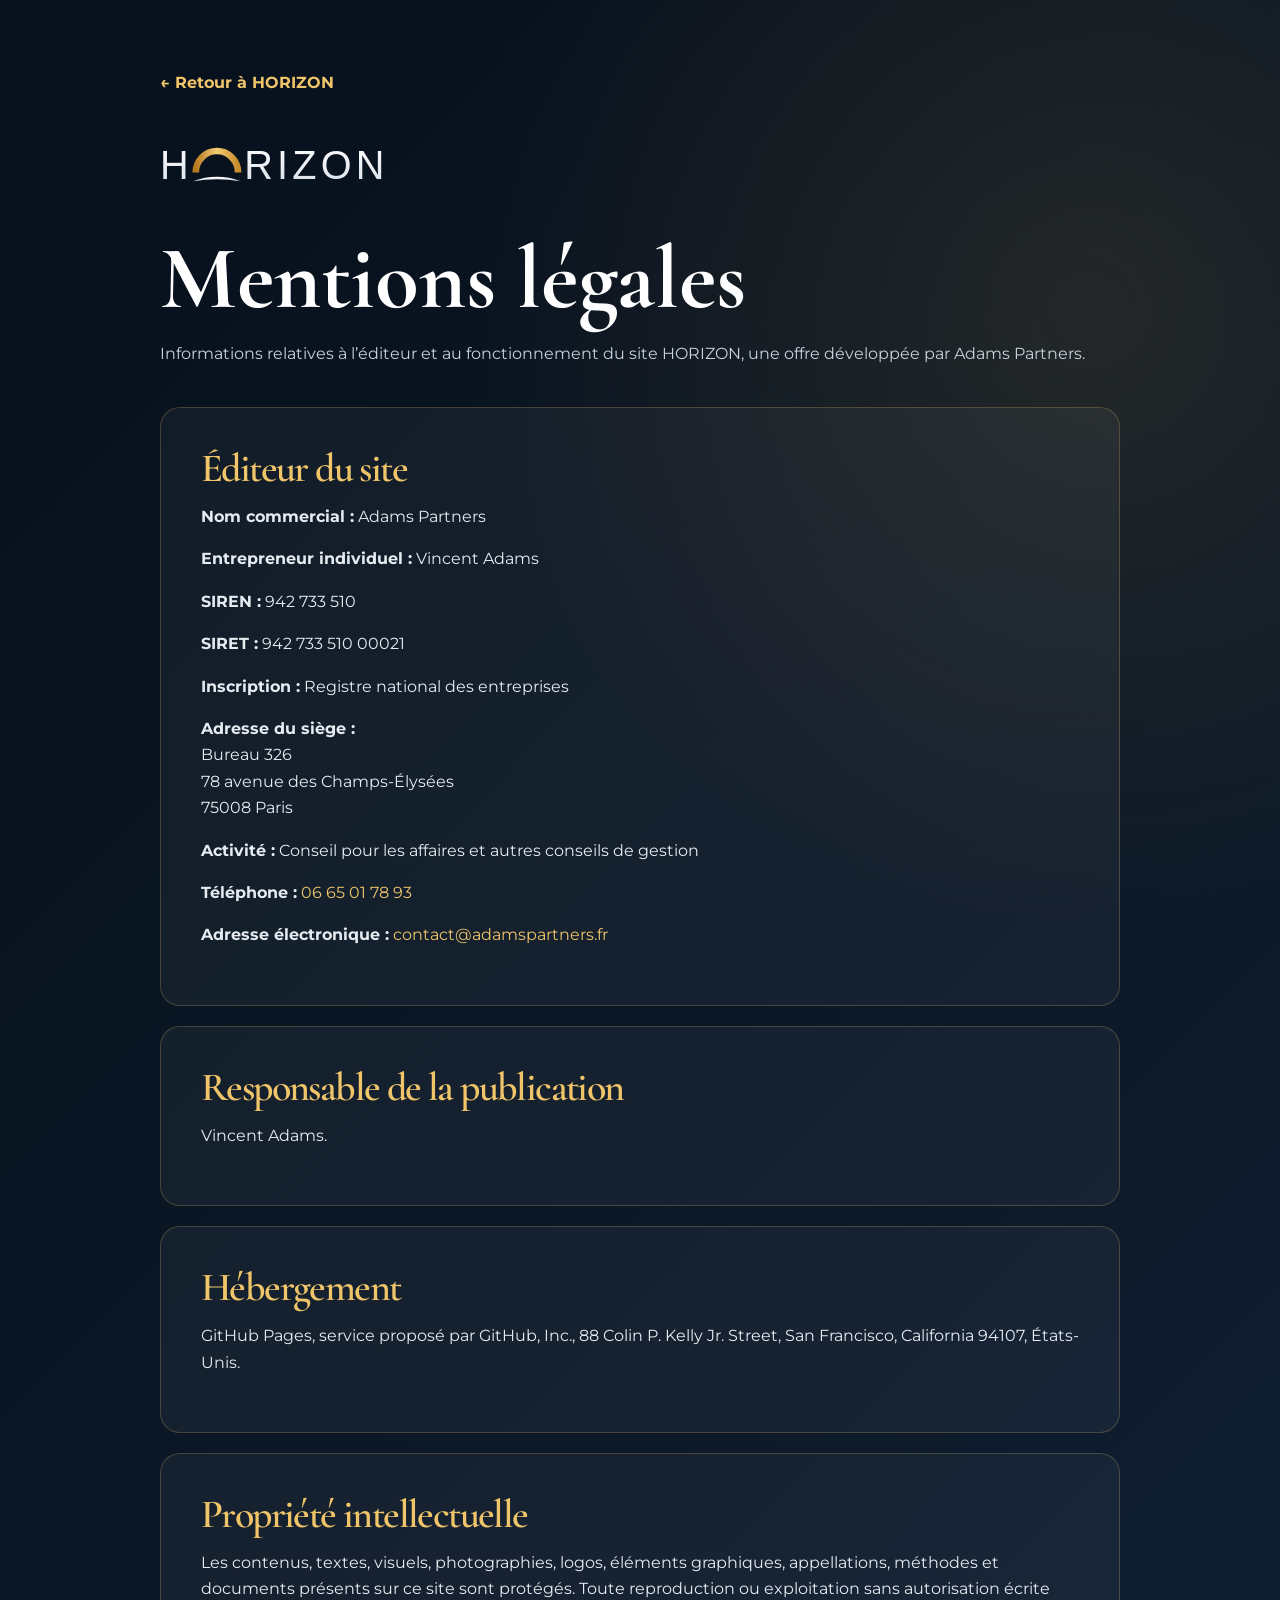
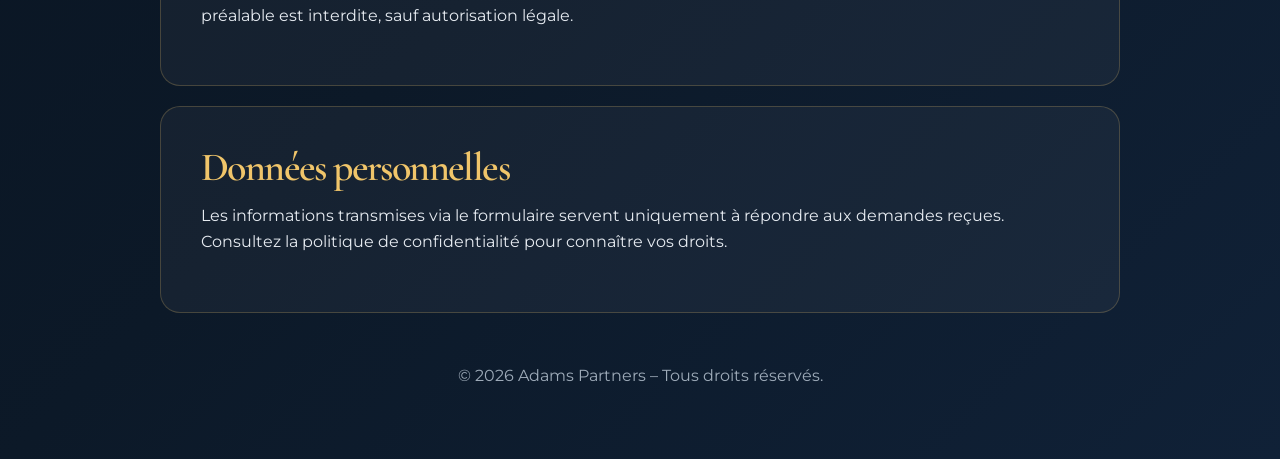
<file: mentions-legales.html>
<!doctype html><html lang="fr"><head><meta charset="utf-8"><meta name="viewport" content="width=device-width,initial-scale=1"><title>Mentions légales – HORIZON | Adams Partners</title><link rel="preconnect" href="https://fonts.googleapis.com"><link rel="preconnect" href="https://fonts.gstatic.com" crossorigin><link href="https://fonts.googleapis.com/css2?family=Cormorant+Garamond:wght@500;600;700&family=Montserrat:wght@400;500;600;700;800&display=swap" rel="stylesheet"><link rel="stylesheet" href="styles.css"><style>.legal-page{min-height:100vh;padding:70px clamp(22px,7vw,110px);background:radial-gradient(circle at 85% 15%,rgba(217,167,70,.12),transparent 30%),linear-gradient(135deg,#07101c,#0c1928 62%,#102137);color:#fff}.legal-container{width:min(100%,960px);margin:0 auto}.legal-back{display:inline-flex;margin-bottom:42px;color:#f0c56a;text-decoration:none;font-weight:700}.legal-logo{width:min(100%,300px);margin-bottom:42px}.legal-page h1{margin:0 0 20px;font-family:"Cormorant Garamond",Georgia,serif;font-size:clamp(3rem,7vw,5.6rem);line-height:.95}.legal-intro{margin-bottom:40px;color:#c8d1dc}.legal-card{margin-bottom:20px;padding:clamp(24px,4vw,40px);border:1px solid rgba(240,197,106,.22);border-radius:20px;background:rgba(255,255,255,.045)}.legal-card h2{margin:0 0 16px;color:#f0c56a;font-family:"Cormorant Garamond",Georgia,serif;font-size:clamp(1.8rem,4vw,2.5rem)}.legal-card p{color:#e6ebf1}.legal-card a{color:#f0c56a}.legal-footer{padding-top:30px;color:#9eabb9;text-align:center}</style></head><body><main class="legal-page"><div class="legal-container"><a class="legal-back" href="index.html">← Retour à HORIZON</a><img class="legal-logo" src="assets/horizon.svg" alt="HORIZON"><h1>Mentions légales</h1><p class="legal-intro">Informations relatives à l’éditeur et au fonctionnement du site HORIZON, une offre développée par Adams Partners.</p><section class="legal-card"><h2>Éditeur du site</h2><p><strong>Nom commercial :</strong> Adams Partners</p><p><strong>Entrepreneur individuel :</strong> Vincent Adams</p><p><strong>SIREN :</strong> 942 733 510</p><p><strong>SIRET :</strong> 942 733 510 00021</p><p><strong>Inscription :</strong> Registre national des entreprises</p><p><strong>Adresse du siège :</strong><br>Bureau 326<br>78 avenue des Champs-Élysées<br>75008 Paris</p><p><strong>Activité :</strong> Conseil pour les affaires et autres conseils de gestion</p><p><strong>Téléphone :</strong> <a href="tel:+33665017893">06 65 01 78 93</a></p><p><strong>Adresse électronique :</strong> <a href="mailto:contact@adamspartners.fr">contact@adamspartners.fr</a></p></section><section class="legal-card"><h2>Responsable de la publication</h2><p>Vincent Adams.</p></section><section class="legal-card"><h2>Hébergement</h2><p>GitHub Pages, service proposé par GitHub, Inc., 88 Colin P. Kelly Jr. Street, San Francisco, California 94107, États-Unis.</p></section><section class="legal-card"><h2>Propriété intellectuelle</h2><p>Les contenus, textes, visuels, photographies, logos, éléments graphiques, appellations, méthodes et documents présents sur ce site sont protégés. Toute reproduction ou exploitation sans autorisation écrite préalable est interdite, sauf autorisation légale.</p></section><section class="legal-card"><h2>Données personnelles</h2><p>Les informations transmises via le formulaire servent uniquement à répondre aux demandes reçues. Consultez la politique de confidentialité pour connaître vos droits.</p></section><footer class="legal-footer">© 2026 Adams Partners – Tous droits réservés.</footer></div></main></body></html>
</file>
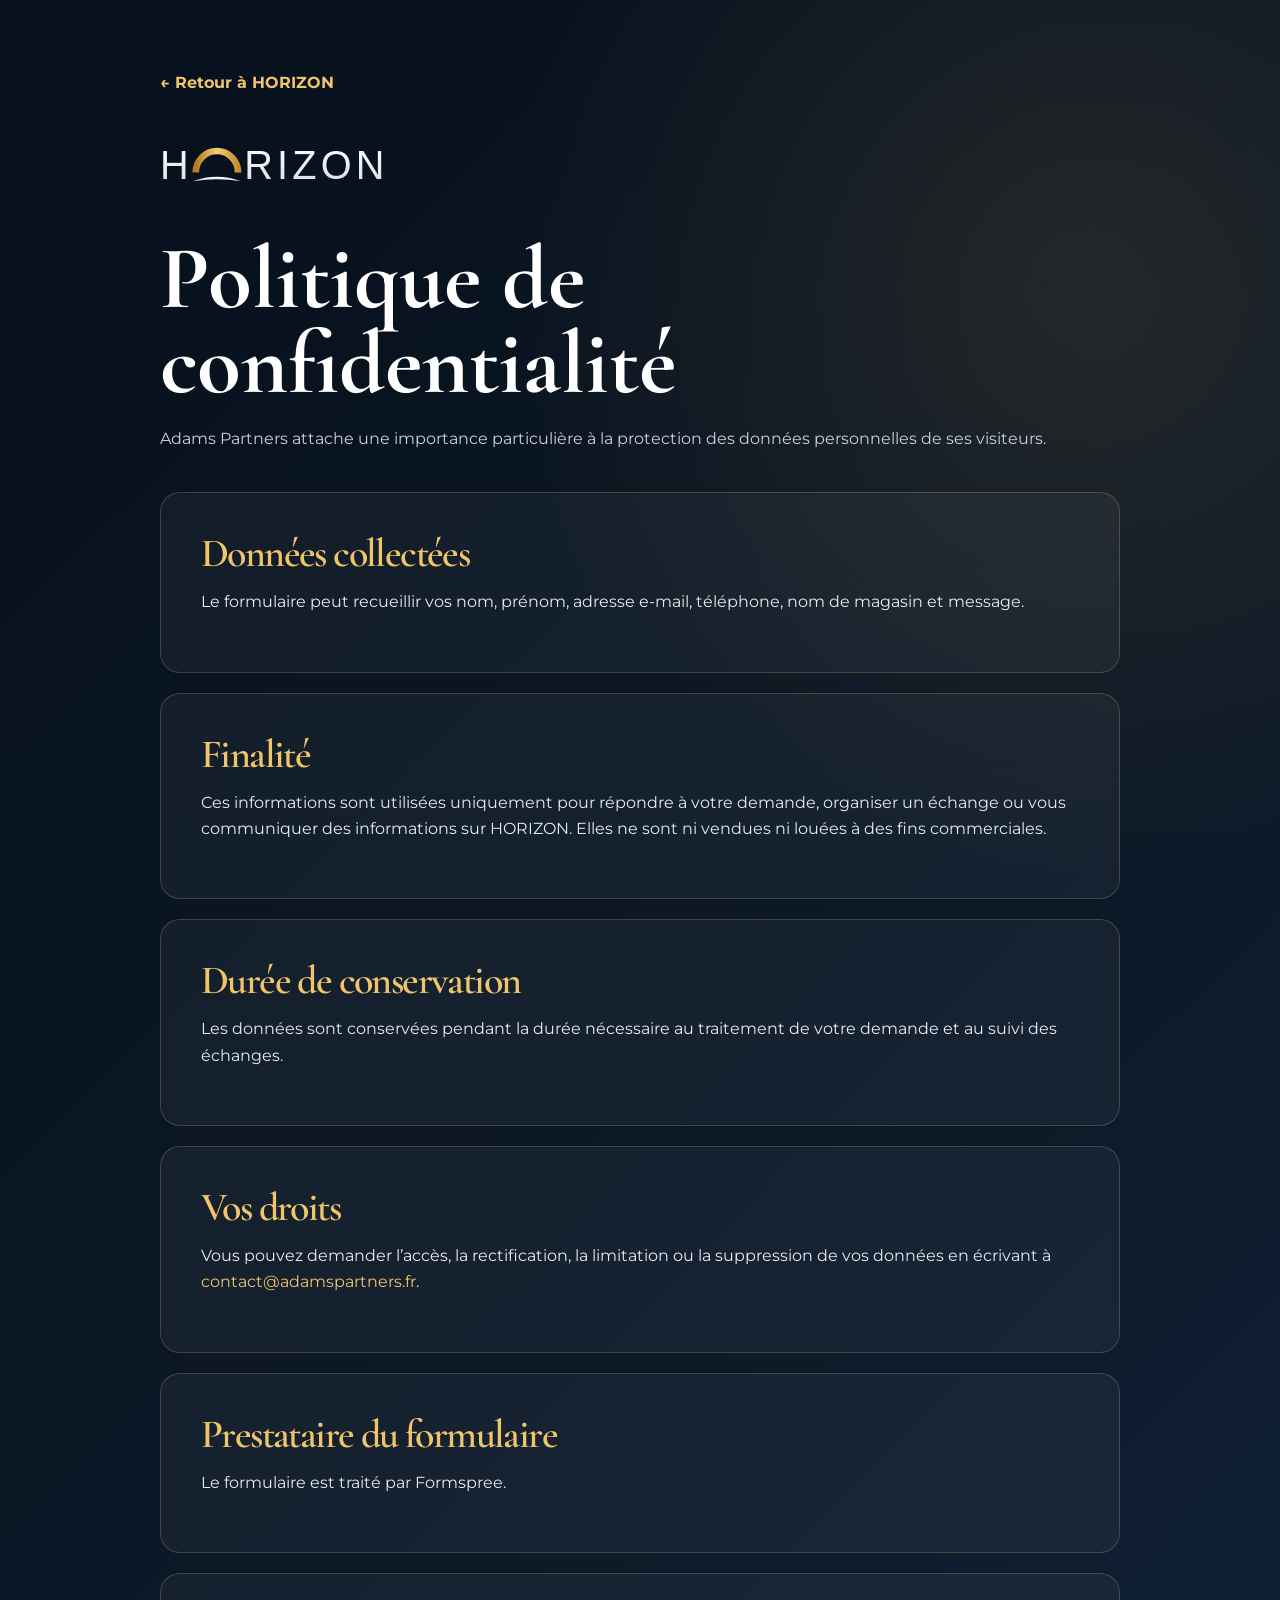
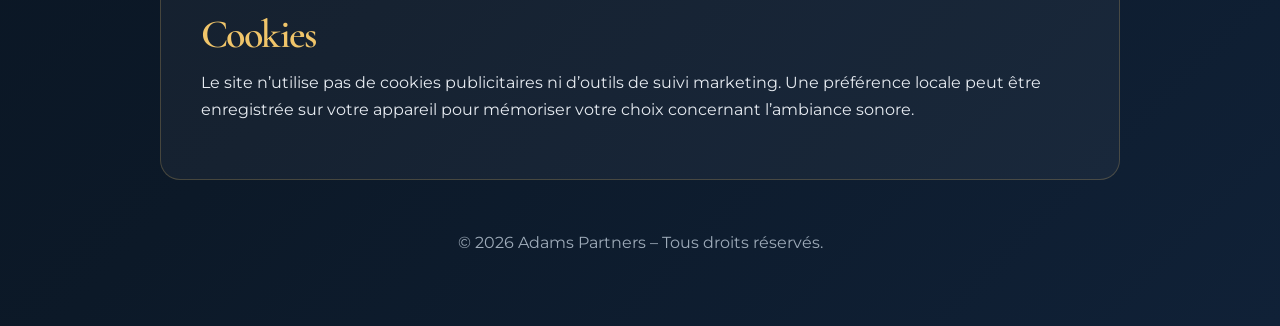
<file: politique-confidentialite.html>
<!doctype html><html lang="fr"><head><meta charset="utf-8"><meta name="viewport" content="width=device-width,initial-scale=1"><title>Politique de confidentialité – HORIZON | Adams Partners</title><link rel="preconnect" href="https://fonts.googleapis.com"><link rel="preconnect" href="https://fonts.gstatic.com" crossorigin><link href="https://fonts.googleapis.com/css2?family=Cormorant+Garamond:wght@500;600;700&family=Montserrat:wght@400;500;600;700;800&display=swap" rel="stylesheet"><link rel="stylesheet" href="styles.css"><style>.legal-page{min-height:100vh;padding:70px clamp(22px,7vw,110px);background:radial-gradient(circle at 85% 15%,rgba(217,167,70,.12),transparent 30%),linear-gradient(135deg,#07101c,#0c1928 62%,#102137);color:#fff}.legal-container{width:min(100%,960px);margin:0 auto}.legal-back{display:inline-flex;margin-bottom:42px;color:#f0c56a;text-decoration:none;font-weight:700}.legal-logo{width:min(100%,300px);margin-bottom:42px}.legal-page h1{margin:0 0 20px;font-family:"Cormorant Garamond",Georgia,serif;font-size:clamp(3rem,7vw,5.6rem);line-height:.95}.legal-intro{margin-bottom:40px;color:#c8d1dc}.legal-card{margin-bottom:20px;padding:clamp(24px,4vw,40px);border:1px solid rgba(240,197,106,.22);border-radius:20px;background:rgba(255,255,255,.045)}.legal-card h2{margin:0 0 16px;color:#f0c56a;font-family:"Cormorant Garamond",Georgia,serif;font-size:clamp(1.8rem,4vw,2.5rem)}.legal-card p{color:#e6ebf1}.legal-card a{color:#f0c56a}.legal-footer{padding-top:30px;color:#9eabb9;text-align:center}</style></head><body><main class="legal-page"><div class="legal-container"><a class="legal-back" href="index.html">← Retour à HORIZON</a><img class="legal-logo" src="assets/horizon.svg" alt="HORIZON"><h1>Politique de confidentialité</h1><p class="legal-intro">Adams Partners attache une importance particulière à la protection des données personnelles de ses visiteurs.</p><section class="legal-card"><h2>Données collectées</h2><p>Le formulaire peut recueillir vos nom, prénom, adresse e-mail, téléphone, nom de magasin et message.</p></section><section class="legal-card"><h2>Finalité</h2><p>Ces informations sont utilisées uniquement pour répondre à votre demande, organiser un échange ou vous communiquer des informations sur HORIZON. Elles ne sont ni vendues ni louées à des fins commerciales.</p></section><section class="legal-card"><h2>Durée de conservation</h2><p>Les données sont conservées pendant la durée nécessaire au traitement de votre demande et au suivi des échanges.</p></section><section class="legal-card"><h2>Vos droits</h2><p>Vous pouvez demander l’accès, la rectification, la limitation ou la suppression de vos données en écrivant à <a href="mailto:contact@adamspartners.fr">contact@adamspartners.fr</a>.</p></section><section class="legal-card"><h2>Prestataire du formulaire</h2><p>Le formulaire est traité par Formspree.</p></section><section class="legal-card"><h2>Cookies</h2><p>Le site n’utilise pas de cookies publicitaires ni d’outils de suivi marketing. Une préférence locale peut être enregistrée sur votre appareil pour mémoriser votre choix concernant l’ambiance sonore.</p></section><footer class="legal-footer">© 2026 Adams Partners – Tous droits réservés.</footer></div></main></body></html>
</file>
<file: styles.css>
:root{
  --navy:#07101c;
  --navy-2:#0c1828;
  --gold:#d9a746;
  --gold-light:#f0ca73;
  --cream:#f3efe6;
  --paper:#fbfaf7;
  --white:#ffffff;
  --ink:#142033;
  --muted:#667184;
  --line:rgba(7,16,28,.12);
  --shadow:0 28px 80px rgba(7,16,28,.14);
}
*{box-sizing:border-box}
html{scroll-behavior:smooth}
body{margin:0;font-family:"Montserrat",Arial,sans-serif;color:var(--ink);background:var(--paper);line-height:1.65}
img{display:block;max-width:100%}
a{text-decoration:none;color:inherit}
.site-header{
  position:sticky;top:0;z-index:50;height:88px;padding:0 clamp(18px,5vw,78px);
  display:flex;align-items:center;justify-content:space-between;
  background:rgba(7,16,28,.95);backdrop-filter:blur(18px);
  border-bottom:1px solid rgba(255,255,255,.08)
}
.brand{width:72px;height:72px;display:grid;place-items:center}
.brand img{width:66px;height:66px;object-fit:contain;border-radius:10px}
.nav{display:flex;gap:30px}
.nav a{color:#e8edf4;font-size:.84rem;font-weight:700}
.nav a:hover{color:var(--gold-light)}
.button{
  display:inline-flex;align-items:center;justify-content:center;
  padding:15px 24px;border:0;border-radius:8px;
  background:linear-gradient(135deg,var(--gold),var(--gold-light));
  color:var(--navy);font-weight:800;cursor:pointer;
  box-shadow:0 12px 30px rgba(217,167,70,.24);transition:.25s ease
}
.button:hover{transform:translateY(-2px)}
.button-small{padding:11px 18px;font-size:.84rem}
.hero{
  position:relative;overflow:hidden;min-height:calc(100vh - 88px);
  display:flex;align-items:center;padding:clamp(72px,9vw,140px) clamp(22px,7vw,110px);
  background:linear-gradient(135deg,#06101b,#0c1928 62%,#102137);color:#fff
}
.hero-glow{position:absolute;border-radius:50%;filter:blur(20px);opacity:.35}
.hero-glow-one{width:420px;height:420px;background:rgba(217,167,70,.28);right:-120px;top:-120px}
.hero-glow-two{width:360px;height:360px;background:rgba(217,167,70,.14);left:-180px;bottom:-180px}
.hero-grid{position:relative;z-index:2;width:100%;display:grid;grid-template-columns:1.2fr .75fr;gap:clamp(48px,8vw,130px);align-items:center}
.eyebrow{margin:0 0 18px;color:var(--gold-light);font-size:.75rem;font-weight:800;letter-spacing:.15em;text-transform:uppercase}
.eyebrow.dark{color:#98701c}
.horizon-logo{width:min(760px,100%);margin:8px 0 28px}
.hero h1{margin:0 0 26px;font:600 clamp(3rem,6vw,6.7rem)/.92 "Cormorant Garamond",Georgia,serif;letter-spacing:-.045em}
.hero h1 span{color:var(--gold-light)}
.hero-lead{max-width:820px;color:#c8d1de;font-size:clamp(1.04rem,1.45vw,1.25rem)}
.hero-actions{display:flex;align-items:center;gap:28px;margin-top:34px}
.text-link{color:#fff;font-weight:700}
.text-link span{color:var(--gold-light)}
.brand-line{margin-top:38px;color:var(--gold-light);font:600 1.35rem "Cormorant Garamond",serif}
.hero-card{
  padding:38px;border:1px solid rgba(255,255,255,.12);border-radius:26px;
  background:rgba(255,255,255,.05);box-shadow:0 30px 90px rgba(0,0,0,.24)
}
.card-kicker{font-weight:800;color:var(--gold-light);text-transform:uppercase;letter-spacing:.08em;font-size:.8rem}
.hero-card ul{list-style:none;padding:0;margin:24px 0}
.hero-card li{display:flex;gap:12px;align-items:center;margin:13px 0;color:#d4dce7}
.hero-card li span{width:8px;height:8px;border-radius:50%;background:var(--gold)}
.hero-card blockquote{margin:28px 0 0;padding:22px;border-left:4px solid var(--gold);background:rgba(255,255,255,.045);font:600 1.45rem "Cormorant Garamond",serif}
.gold-band{padding:28px 20px;text-align:center;background:linear-gradient(90deg,#b8791e,#f0c96f,#b8791e);color:var(--navy)}
.gold-band p{margin:0;font:700 clamp(1.35rem,2.5vw,2.45rem) "Cormorant Garamond",serif}
.section{padding:clamp(82px,10vw,150px) clamp(22px,7vw,110px)}
.section-light{background:#fff}
.section-dark{background:var(--navy);color:#d5dde8}
.section-cream{background:var(--cream)}
.section-heading{max-width:930px;margin-bottom:58px}
h2{margin:0 0 24px;color:var(--navy);font:600 clamp(2.6rem,4.9vw,5.2rem)/1 "Cormorant Garamond",Georgia,serif;letter-spacing:-.04em}
.section-dark h2,.contact-section h2{color:#fff}
.vision-grid{display:grid;grid-template-columns:1.1fr .9fr;gap:clamp(48px,8vw,120px)}
.body-copy p{font-size:1.05rem;color:#4e596b}
.quote-light{margin:30px 0 0;padding:24px 27px;border-left:5px solid var(--gold);background:var(--cream);font:600 1.5rem "Cormorant Garamond",serif}
.positioning-cards{display:grid;gap:20px}
.positioning-cards article{padding:30px;border-radius:22px;background:var(--navy);color:#fff}
.positioning-cards article.featured{background:linear-gradient(135deg,#17293e,#0b1625);border:1px solid rgba(217,167,70,.35)}
.positioning-cards small{color:var(--gold-light);text-transform:uppercase;font-weight:800;letter-spacing:.09em}
.positioning-cards h3{margin:12px 0;color:#fff;font:700 1.65rem "Cormorant Garamond",serif}
.positioning-cards p{margin:0;color:#c7d0dc}
.values-grid{display:grid;grid-template-columns:repeat(3,1fr);gap:18px}
.values-grid article{padding:30px;border:1px solid rgba(255,255,255,.11);border-radius:20px;background:rgba(255,255,255,.035)}
.values-grid span{color:var(--gold-light);font-weight:800}
.values-grid h3{margin:16px 0 9px;color:#fff;font:700 1.75rem "Cormorant Garamond",serif}
.values-grid p{color:#c5ceda}
.method-grid{display:grid;grid-template-columns:repeat(3,1fr);gap:20px}
.method-card{padding:30px;border-radius:22px;background:#fff;box-shadow:0 14px 44px rgba(7,16,28,.08)}
.method-number{color:var(--gold);font-weight:800}
.method-card h3{margin:20px 0 12px;font:700 1.5rem "Cormorant Garamond",serif;color:var(--navy)}
.method-card p{margin:0;color:var(--muted)}
.collective-section{position:relative;min-height:620px;display:flex;align-items:center;padding:clamp(80px,10vw,150px) clamp(22px,7vw,110px);background:
linear-gradient(120deg,rgba(5,12,21,.92),rgba(6,15,27,.78)),
radial-gradient(circle at 75% 30%,#7d5b2b,#1b2a3c 40%,#07101c 75%);color:#fff}
.collective-overlay{position:absolute;inset:0;background:linear-gradient(180deg,transparent 65%,rgba(7,16,28,.55))}
.collective-content{position:relative;z-index:2;max-width:900px;padding:clamp(30px,6vw,70px);border:1px solid rgba(255,255,255,.13);border-radius:28px;background:rgba(255,255,255,.045);backdrop-filter:blur(8px)}
.collective-content h2{color:#fff}
.collective-content p{color:#cbd3de;font-size:1.06rem}
.collective-content strong{display:block;margin-top:24px;color:var(--gold-light);font:600 1.7rem "Cormorant Garamond",serif}
.founder-section{
  display:grid;
  grid-template-columns:minmax(260px,.62fr) 1.38fr;
  gap:clamp(48px,8vw,120px);
  align-items:center;
  background:#fff
}
.portrait{
  display:flex;
  justify-content:center;
  align-items:center
}
.portrait img{
  width:min(100%,420px);
  border-radius:22px;
  box-shadow:var(--shadow)
}
.founder-copy p{color:#4e596b}
.founder-signature{font:700 1.8rem "Cormorant Garamond",serif;color:var(--navy)!important}
.founder-signature span{font:700 .78rem "Montserrat",Arial,sans-serif;color:#98701c;text-transform:uppercase;letter-spacing:.08em}
.offer-section{display:grid;grid-template-columns:1fr .9fr;gap:clamp(48px,8vw,120px);align-items:center;background:var(--cream)}
.price-card{padding:38px;border-radius:24px;background:var(--navy);color:#fff;box-shadow:var(--shadow)}
.price{display:flex;align-items:end;gap:12px;padding-bottom:24px;border-bottom:1px solid rgba(255,255,255,.14)}
.price strong{font:700 4.2rem/1 "Cormorant Garamond",serif;color:var(--gold-light)}
.price span{color:#c8d0dc}
.price-card li{margin:11px 0}
.price-note{font-size:.84rem;color:#b6c0cd}
.faq-section{background:#fff}
.faq-list{max-width:950px}
details{padding:24px 0;border-bottom:1px solid var(--line)}
summary{cursor:pointer;color:var(--navy);font-weight:800}
details p{max-width:820px;color:var(--muted)}
.contact-section{display:grid;grid-template-columns:.9fr 1.1fr;gap:clamp(48px,8vw,120px);background:linear-gradient(135deg,var(--navy),var(--navy-2));color:#fff}
.contact-copy>p{color:#cbd3de}
.contact-lines{display:flex;flex-direction:column;gap:10px;margin-top:30px}
.contact-lines a{color:var(--gold-light);font-weight:800}
.social-links{display:flex;gap:12px;margin-top:28px}
.social-links a{width:42px;height:42px;border-radius:50%;display:grid;place-items:center;background:#fff}
.social-links img{width:20px;height:20px}
.contact-form{padding:32px;border-radius:24px;background:#fff;color:var(--ink);display:grid;gap:16px}
.form-row{display:grid;grid-template-columns:1fr 1fr;gap:16px}
label{display:grid;gap:7px;font-size:.82rem;font-weight:800;color:var(--navy)}
input,textarea{width:100%;padding:13px 14px;border:1px solid #d5dae2;border-radius:9px;font:inherit}
input:focus,textarea:focus{outline:3px solid rgba(217,167,70,.2);border-color:var(--gold)}
.privacy{margin:0;color:var(--muted);font-size:.72rem}
.footer{padding:36px 6vw;text-align:center;background:#040a12;color:#aeb8c7}
.footer img{width:270px;margin:0 auto 18px}
.footer p{margin:5px}
.reveal{opacity:0;transform:translateY(26px);transition:opacity .7s ease,transform .7s ease}
.reveal.visible{opacity:1;transform:none}
@media(max-width:1020px){
  .nav{display:none}
  .hero-grid,.vision-grid,.founder-section,.offer-section,.contact-section{grid-template-columns:1fr}
  .portrait img{width:min(100%,360px)}
  .values-grid,.method-grid{grid-template-columns:repeat(2,1fr)}
}
@media(max-width:680px){
  .site-header{height:72px;padding:0 16px}
  .brand{width:56px;height:56px}
  .brand img{width:52px;height:52px}
  .button-small{padding:10px 13px}
  .hero{padding-top:62px}
  .hero-actions{align-items:flex-start;flex-direction:column}
  .values-grid,.method-grid,.form-row{grid-template-columns:1fr}
}
@media(prefers-reduced-motion:reduce){
  html{scroll-behavior:auto}
  .reveal{opacity:1;transform:none;transition:none}
}


/* Ambiance sonore HORIZON */
.header-actions{display:flex;align-items:center;gap:16px;margin-left:auto}
.sound-toggle{display:inline-flex;align-items:center;gap:9px;min-height:42px;padding:12px 22px;border:1px solid rgba(214,169,82,.5);border-radius:999px;background:linear-gradient(135deg,rgba(217,167,70,.22),rgba(7,16,28,.88));color:#f7f3eb;font:700 .9rem/1 Montserrat,Arial,sans-serif;letter-spacing:.02em;cursor:pointer;backdrop-filter:blur(12px);transition:transform .25s ease,border-color .25s ease,box-shadow .25s ease,background .25s ease}
.sound-toggle:hover,.sound-toggle:focus-visible{transform:translateY(-1px);border-color:var(--gold-light);background:rgba(214,169,82,.11);box-shadow:0 0 0 4px rgba(214,169,82,.12),0 14px 40px rgba(214,169,82,.25);outline:none}
.sound-toggle.is-playing{border-color:var(--gold-light);box-shadow:0 0 0 4px rgba(214,169,82,.07),0 10px 30px rgba(214,169,82,.13)}
.sound-icon{font-size:1rem;transform-origin:center}
.sound-toggle.is-playing .sound-icon{animation:soundPulse 2.4s ease-in-out infinite}
@keyframes soundPulse{0%,100%{transform:scale(1);opacity:.8}50%{transform:scale(1.12);opacity:1}}

.hero-target{margin-bottom:22px;font-size:clamp(1.35rem,2vw,1.85rem);font-weight:800;letter-spacing:.01em;text-transform:none;white-space:nowrap}
.hero-target span{color:var(--gold-light);font-size:.82em;font-weight:700}

.horizon-welcome{position:fixed;inset:0;z-index:1000;display:grid;place-items:center;padding:24px;background:rgba(3,9,16,0);visibility:hidden;pointer-events:none;transition:background .5s ease,visibility 0s linear .5s}
.horizon-welcome.is-visible{background:rgba(3,9,16,.82);visibility:visible;transition:background .5s ease}
.welcome-panel{width:min(680px,92vw);padding:clamp(34px,6vw,64px);text-align:center;border:1px solid rgba(214,169,82,.28);border-radius:24px;background:linear-gradient(145deg,rgba(11,25,40,.97),rgba(6,15,26,.97));box-shadow:0 30px 100px rgba(0,0,0,.5);opacity:0;transform:translateY(16px) scale(.98);transition:opacity .55s ease,transform .55s ease}
.horizon-welcome.is-visible .welcome-panel{opacity:1;transform:translateY(0) scale(1)}
.welcome-panel img{width:min(360px,85%);margin:0 auto 28px}
.welcome-panel h2{margin:0 0 12px;color:#fff;font-family:"Cormorant Garamond",Georgia,serif;font-size:clamp(2.1rem,5vw,3.6rem);line-height:1}
.welcome-panel p{max-width:560px;margin:0 auto;color:#c8d1dc;line-height:1.7}

body.sound-is-playing .horizon-logo{animation:horizonBreath 10s ease-in-out infinite;filter:drop-shadow(0 0 0 rgba(214,169,82,0))}
@keyframes horizonBreath{0%,100%{filter:drop-shadow(0 0 0 rgba(214,169,82,0));transform:scale(1)}50%{filter:drop-shadow(0 0 16px rgba(214,169,82,.22));transform:scale(1.006)}}
body.sound-is-playing .hero-glow-one{animation:ambientDriftOne 18s ease-in-out infinite alternate}
body.sound-is-playing .hero-glow-two{animation:ambientDriftTwo 22s ease-in-out infinite alternate}
@keyframes ambientDriftOne{from{transform:translate3d(0,0,0) scale(1)}to{transform:translate3d(2.5vw,-1.5vh,0) scale(1.08)}}
@keyframes ambientDriftTwo{from{transform:translate3d(0,0,0) scale(1)}to{transform:translate3d(-2vw,2vh,0) scale(1.06)}}
.footer-legal{display:flex;justify-content:center;align-items:center;gap:12px;flex-wrap:wrap}
.footer-legal a{color:inherit;text-decoration:none}
.footer-legal a:hover{text-decoration:underline;color:var(--gold-light)}

@media(max-width:1100px){.sound-label{display:none}.sound-toggle{width:42px;justify-content:center;padding:9px}.header-actions{gap:8px}}
@media(max-width:900px){.hero-target{white-space:normal;font-size:clamp(1.15rem,5vw,1.55rem)}}
@media(prefers-reduced-motion:reduce){.sound-toggle,.welcome-panel,.horizon-welcome,body.sound-is-playing .horizon-logo,body.sound-is-playing .hero-glow-one,body.sound-is-playing .hero-glow-two{animation:none!important;transition:none!important}}

.horizon-welcome::before{content:"";position:fixed;inset:0;background:rgba(7,16,28,.15);z-index:-1;}

/* Ajustements finaux du choix sonore */
.sound-toggle{
  border-color:#f0ca73;
  background:linear-gradient(135deg,#d9a746,#f0ca73);
  color:#07101c;
  box-shadow:0 8px 26px rgba(217,167,70,.42);
}
.sound-toggle:hover,.sound-toggle:focus-visible{
  border-color:#fff0bd;
  background:linear-gradient(135deg,#f0ca73,#ffe29b);
  color:#07101c;
  box-shadow:0 0 0 4px rgba(240,202,115,.22),0 14px 38px rgba(217,167,70,.48);
}
.sound-toggle.is-playing{
  background:linear-gradient(135deg,#f0ca73,#ffe29b);
  color:#07101c;
  border-color:#fff0bd;
}
.welcome-question{margin-top:24px!important;color:#f0ca73!important;font-weight:800;font-size:1.05rem}
.welcome-actions{display:flex;justify-content:center;gap:14px;flex-wrap:wrap;margin-top:26px}
.welcome-sound-button,.welcome-skip-button{min-height:48px;padding:13px 20px;border-radius:999px;font:800 .86rem/1.2 Montserrat,Arial,sans-serif;cursor:pointer;transition:transform .2s ease,box-shadow .2s ease,background .2s ease}
.welcome-sound-button{border:1px solid #f0ca73;background:linear-gradient(135deg,#d9a746,#f0ca73);color:#07101c;box-shadow:0 12px 34px rgba(217,167,70,.3)}
.welcome-sound-button:hover,.welcome-sound-button:focus-visible{transform:translateY(-2px);box-shadow:0 16px 40px rgba(217,167,70,.42);outline:none}
.welcome-skip-button{border:1px solid rgba(255,255,255,.32);background:rgba(255,255,255,.06);color:#fff}
.welcome-skip-button:hover,.welcome-skip-button:focus-visible{transform:translateY(-2px);background:rgba(255,255,255,.12);outline:none}
@media(max-width:680px){.welcome-actions{flex-direction:column}.welcome-sound-button,.welcome-skip-button{width:100%}.sound-toggle{width:44px}}


/* Version finale — accueil sonore fiable et bouton premium */
.site-header{
  gap:24px;
}
.header-actions{
  display:grid;
  grid-template-columns:auto auto;
  align-items:center;
  justify-content:end;
  gap:10px 14px;
  margin-left:auto;
}
.sound-toggle{
  grid-column:1 / -1;
  justify-self:end;
  min-width:280px;
  border:1px solid #fff0bd;
  background:linear-gradient(135deg,#d9a746 0%,#f0ca73 55%,#ffe29b 100%);
  color:#07101c;
  box-shadow:0 10px 34px rgba(217,167,70,.5);
}
.sound-toggle:hover,
.sound-toggle:focus-visible{
  background:linear-gradient(135deg,#f0ca73,#ffe8ad);
  box-shadow:0 0 0 4px rgba(240,202,115,.22),0 16px 42px rgba(217,167,70,.55);
}
.sound-toggle.is-playing{
  background:linear-gradient(135deg,#f0ca73,#ffe8ad);
  color:#07101c;
  border-color:#fff;
}
.header-actions .button-small{
  grid-column:2;
  justify-self:end;
}

.horizon-welcome{
  pointer-events:none;
}
.horizon-welcome.is-visible{
  pointer-events:auto;
}
.welcome-panel{
  width:min(720px,92vw);
  padding:clamp(36px,6vw,68px);
}
.welcome-experience{
  display:grid;
  justify-items:center;
  gap:10px;
  margin-top:28px;
}
.welcome-experience small{
  color:#9fabb9;
  font-size:.78rem;
  letter-spacing:.02em;
}
.welcome-sound-button{
  min-width:min(100%,360px);
  padding:15px 24px;
  border:1px solid #fff0bd;
  background:linear-gradient(135deg,#d9a746,#f0ca73,#ffe29b);
  color:#07101c;
  box-shadow:0 14px 40px rgba(217,167,70,.38);
}
.welcome-skip-button{
  margin-top:18px;
  border:0;
  background:transparent;
  color:#fff;
  text-decoration:underline;
  text-underline-offset:5px;
  opacity:.9;
}
.horizon-welcome.is-closing{
  background:rgba(3,9,16,0);
  transition:background .35s ease;
}
.horizon-welcome.is-closing .welcome-panel{
  opacity:0;
  transform:translateY(10px) scale(.985);
  transition:opacity .35s ease,transform .35s ease;
}

@media(max-width:1100px){
  .header-actions{
    display:flex;
  }
  .sound-toggle{
    min-width:44px;
  }
}
@media(max-width:680px){
  .welcome-panel{
    width:min(94vw,720px);
    padding:30px 22px;
  }
  .welcome-sound-button,
  .welcome-skip-button{
    width:100%;
  }
}
/* Bloc Collectif avec image */
.collective-content.collective-with-image{
  width:min(1400px, calc(100% - 64px));
  max-width:none;
  display:grid;
  grid-template-columns:minmax(300px, 420px) minmax(520px, 1fr);
  gap:72px;
  align-items:center;
  margin:0 auto;
}

.collective-copy{
  min-width:0;
}

.collective-visual{
  width:100%;
  display:flex;
  justify-content:flex-end;
}

.collective-visual img{
  display:block;
  width:100%;
  max-width:760px;
  height:auto;
  border-radius:24px;
  object-fit:cover;
  box-shadow:0 24px 60px rgba(0,0,0,.28);
}

@media (max-width: 950px){
  .collective-content.collective-with-image{
    width:min(100% - 32px, 760px);
    grid-template-columns:1fr;
    gap:28px;
  }

  .collective-visual{
    justify-content:center;
  }

  .collective-visual img{
    max-width:100%;
    border-radius:18px;
  }
}
/* ===== COLLECTIF — VERSION PREMIUM ===== */

.collective-section{
  padding:clamp(70px,8vw,120px) clamp(24px,6vw,100px);
}

.collective-content.collective-with-image{
  width:100%;
  max-width:1450px;
  margin:0 auto;

  display:grid;
  grid-template-columns:minmax(460px, 560px) minmax(0, 1fr);
  gap:70px;
  align-items:center;

  padding:0;
  border:0;
  background:transparent;
  box-shadow:none;
  backdrop-filter:none;
}

.collective-copy{
  min-width:0;
  padding:0;
  border:0;
  background:transparent;
  box-shadow:none;
  backdrop-filter:none;
}

.collective-copy h2{
  max-width:560px;
  font-size:clamp(3rem,4.8vw,5rem);
  line-height:.98;
  overflow-wrap:normal;
  word-break:normal;
}

.collective-copy p{
  max-width:520px;
}

.collective-visual{
  width:100%;
  min-width:0;
}

.collective-visual img{
  display:block;
  width:100%;
  height:auto;
  max-width:none;
  border-radius:26px;
  object-fit:cover;
  box-shadow:0 28px 70px rgba(0,0,0,.30);
}

@media (max-width:1000px){
  .collective-content.collective-with-image{
    grid-template-columns:1fr;
    gap:38px;
  }

  .collective-copy h2,
  .collective-copy p{
    max-width:100%;
  }

  .collective-copy h2{
    font-size:clamp(2.7rem,9vw,4.5rem);
  }

  .collective-visual img{
    border-radius:20px;
  }
}
/* Phrase de crédibilité - Fondateur */
.founder-proof{
  width:100%;
  max-width:1100px;
  margin:32px auto 24px;
  padding:0 24px;
  text-align:center;
  box-sizing:border-box;
}

.founder-proof strong{
  display:block;
  font-size:1.05rem;
  line-height:1.5;
  color:#a06f16;
}
</file>
